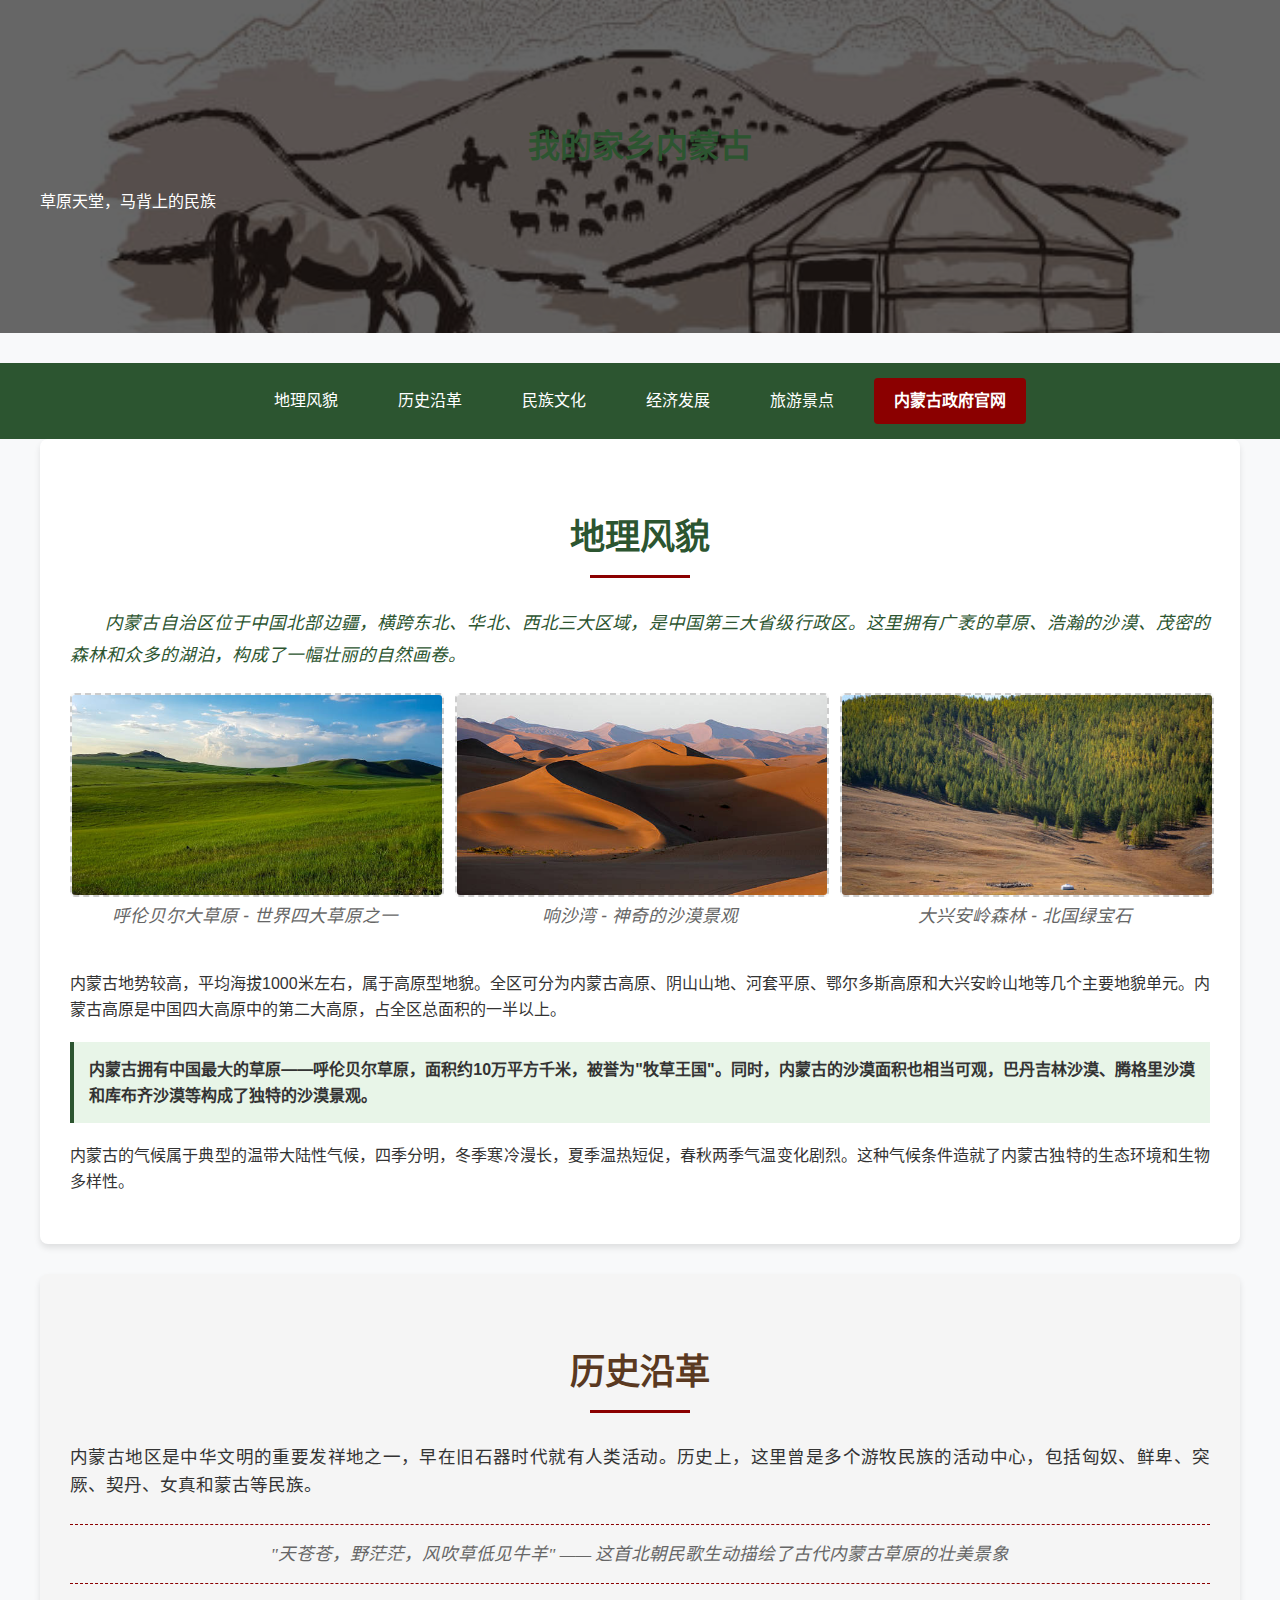
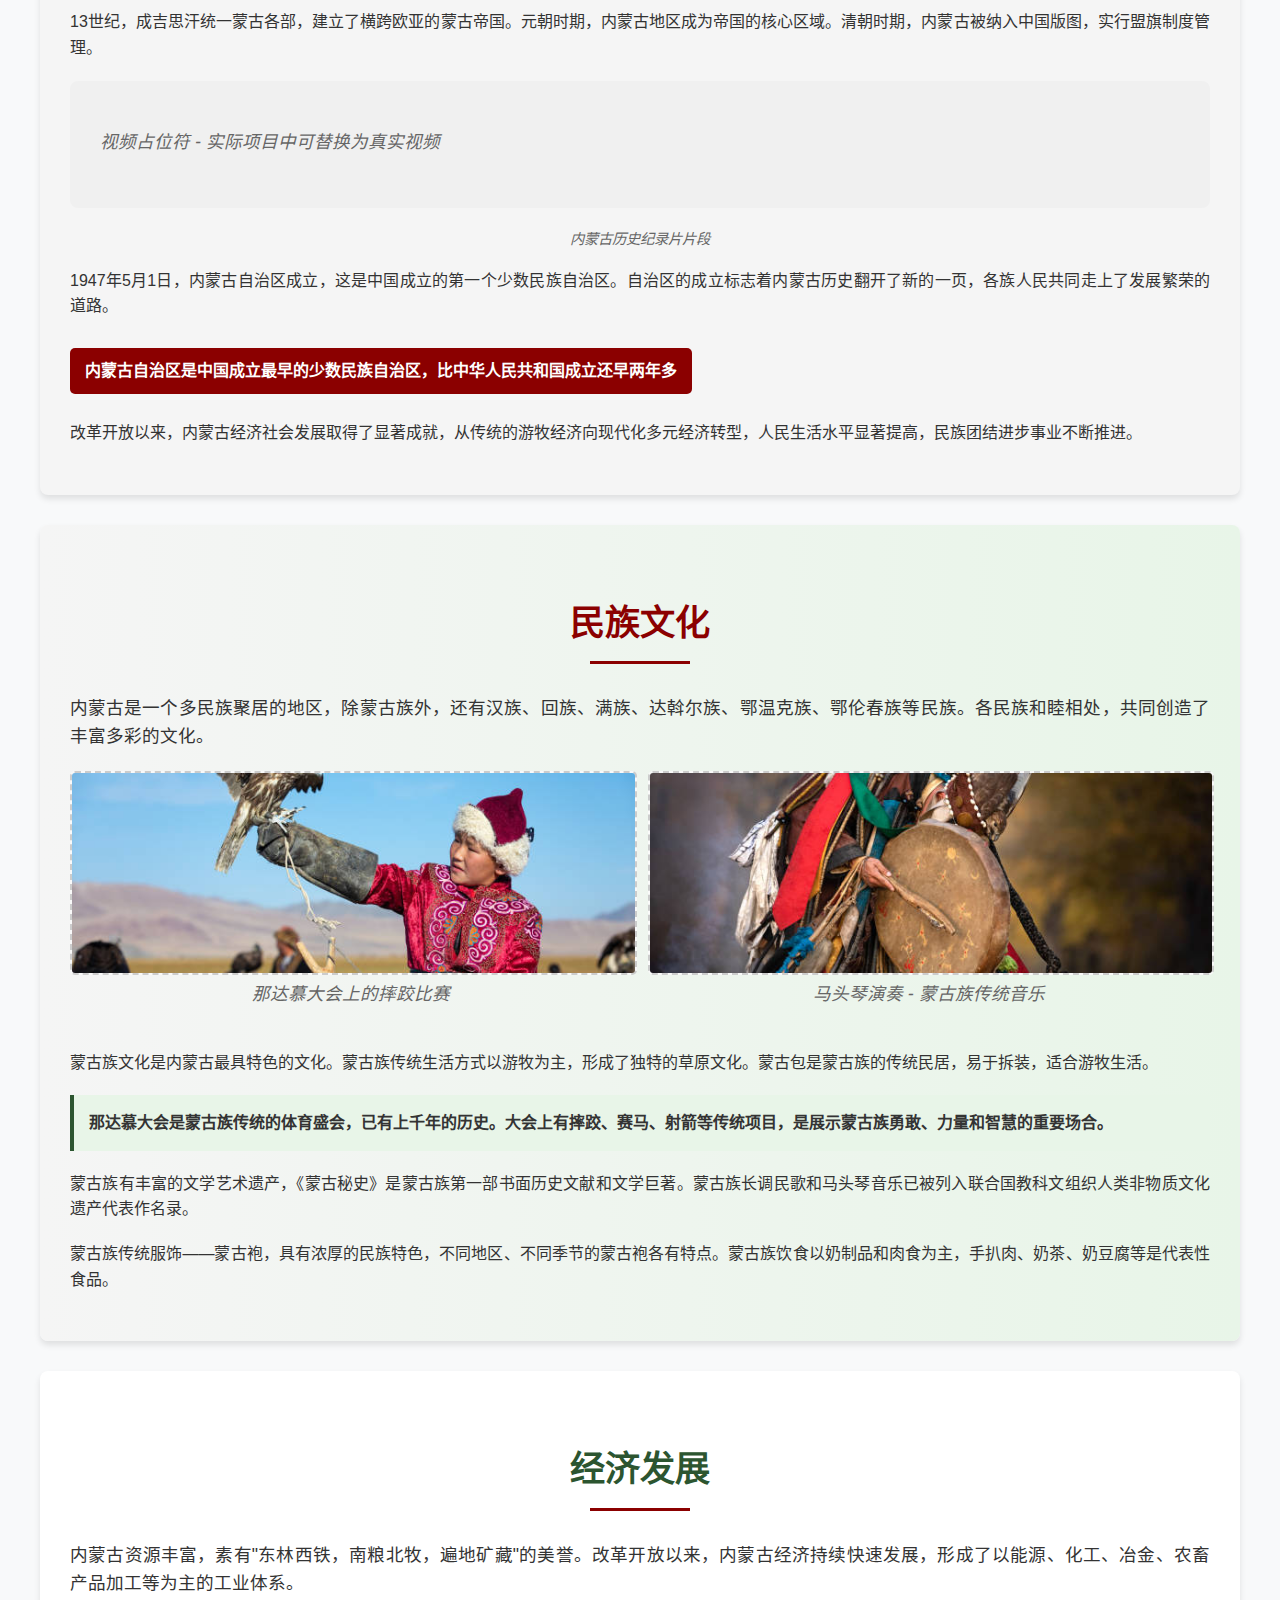
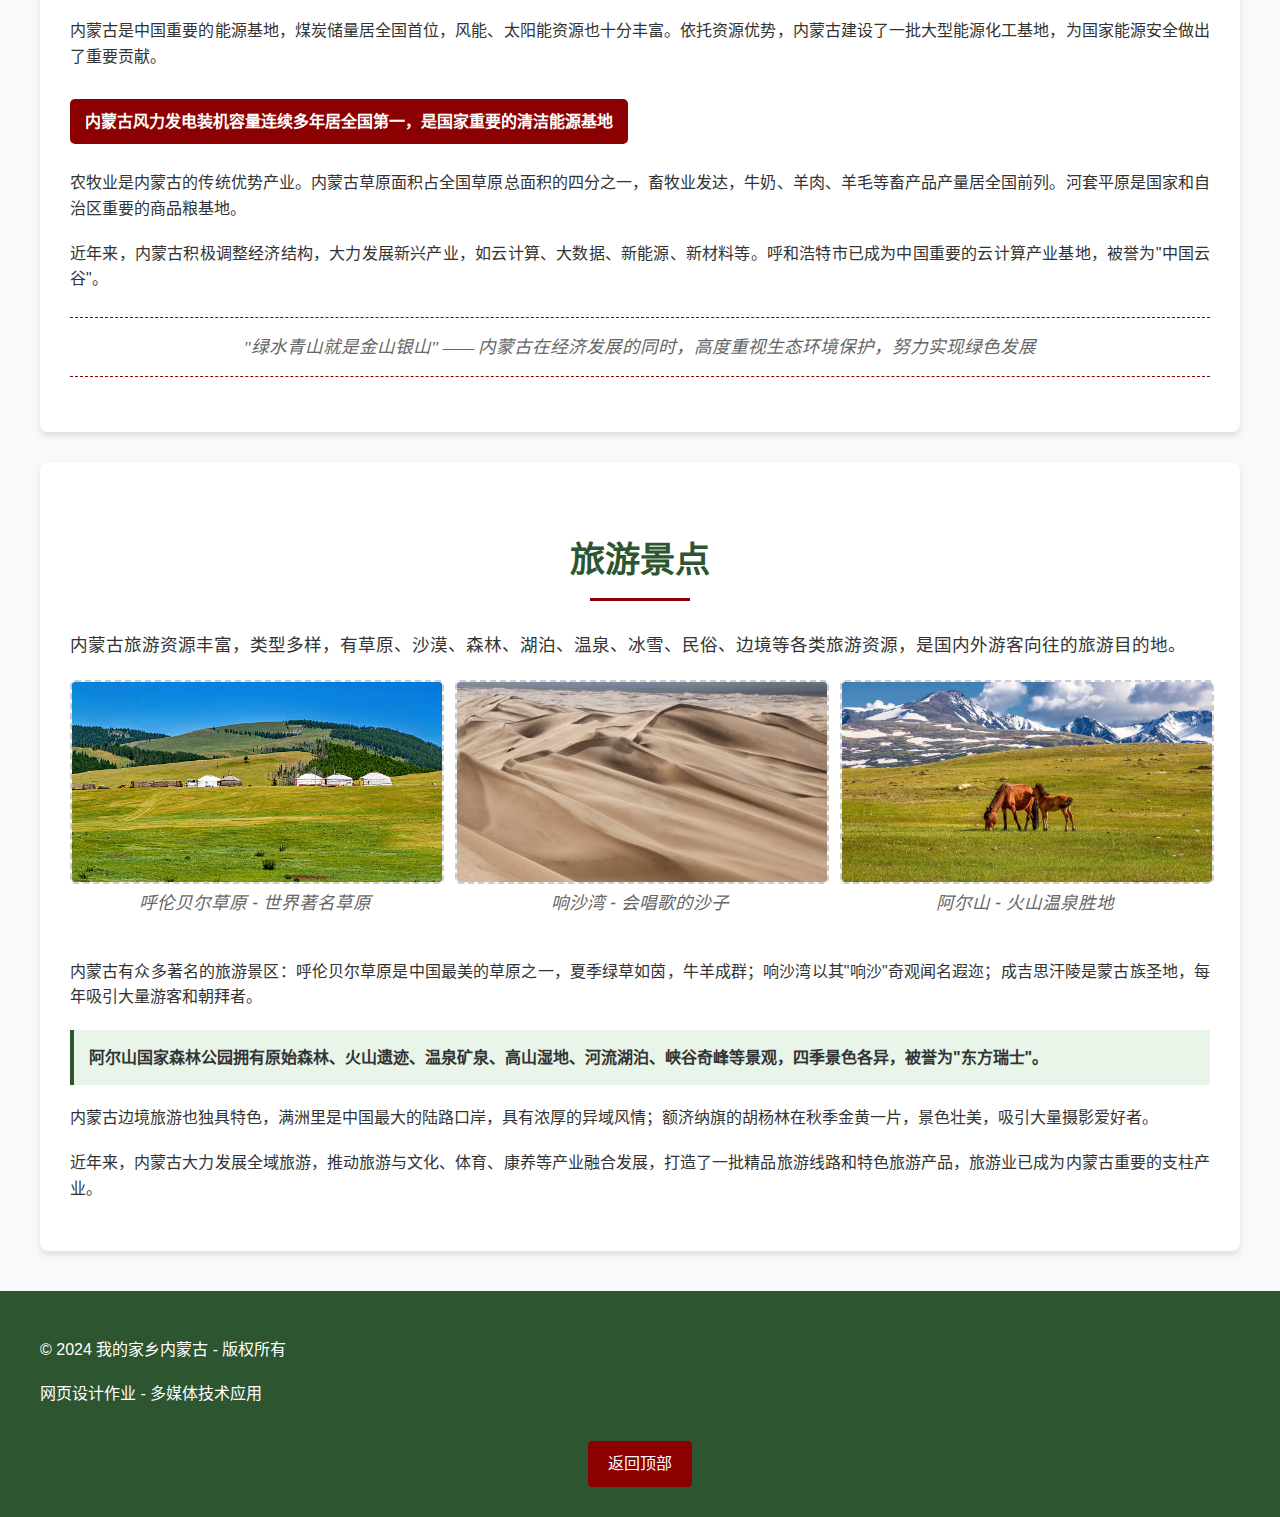
<file: H1 web-of-my-hometown/index.html>
<!DOCTYPE html>
<html lang="zh-CN">
<head>
    <meta charset="UTF-8">
    <meta name="viewport" content="width=device-width, initial-scale=1.0">
    <title>我的家乡内蒙古 - 草原天堂</title>
    <link rel="stylesheet" href="css/style.css">
</head>
<body>
    <div id="top"></div>
    
    <header class="header">
        <div class="container">
            <h1>我的家乡内蒙古</h1>
            <p>草原天堂，马背上的民族</p>
        </div>
    </header>
    
    <nav class="nav-menu">
        <a href="#geography">地理风貌</a>
        <a href="#history">历史沿革</a>
        <a href="#culture">民族文化</a>
        <a href="#economy">经济发展</a>
        <a href="#tourism">旅游景点</a>
        <a href="https://www.nmg.gov.cn" target="_blank" class="external">内蒙古政府官网</a>
    </nav>
    
    <main class="container">
        <section id="geography" class="content-section">
            <h2 class="section-title">地理风貌</h2>
            
            <p class="intro-text">内蒙古自治区位于中国北部边疆，横跨东北、华北、西北三大区域，是中国第三大省级行政区。这里拥有广袤的草原、浩瀚的沙漠、茂密的森林和众多的湖泊，构成了一幅壮丽的自然画卷。</p>
            
            <div class="image-gallery">
                <div class="gallery-item">
                    <img src="media/grassland.jpg" alt="内蒙古大草原">
                    <p class="caption-text">呼伦贝尔大草原 - 世界四大草原之一</p>
                </div>
                <div class="gallery-item">
                    <img src="media/desert.jpg" alt="内蒙古沙漠">
                    <p class="caption-text">响沙湾 - 神奇的沙漠景观</p>
                </div>
                <div class="gallery-item">
                    <img src="media/forest.jpg" alt="内蒙古森林">
                    <p class="caption-text">大兴安岭森林 - 北国绿宝石</p>
                </div>
            </div>
            
            <p>内蒙古地势较高，平均海拔1000米左右，属于高原型地貌。全区可分为内蒙古高原、阴山山地、河套平原、鄂尔多斯高原和大兴安岭山地等几个主要地貌单元。内蒙古高原是中国四大高原中的第二大高原，占全区总面积的一半以上。</p>
            
            <p class="highlight-text">内蒙古拥有中国最大的草原——呼伦贝尔草原，面积约10万平方千米，被誉为"牧草王国"。同时，内蒙古的沙漠面积也相当可观，巴丹吉林沙漠、腾格里沙漠和库布齐沙漠等构成了独特的沙漠景观。</p>
            
            <p>内蒙古的气候属于典型的温带大陆性气候，四季分明，冬季寒冷漫长，夏季温热短促，春秋两季气温变化剧烈。这种气候条件造就了内蒙古独特的生态环境和生物多样性。</p>
        </section>
        
        <section id="history" class="content-section">
            <h2 class="section-title special-title">历史沿革</h2>
            
            <p>内蒙古地区是中华文明的重要发祥地之一，早在旧石器时代就有人类活动。历史上，这里曾是多个游牧民族的活动中心，包括匈奴、鲜卑、突厥、契丹、女真和蒙古等民族。</p>
            
            <p class="quote-text">"天苍苍，野茫茫，风吹草低见牛羊" —— 这首北朝民歌生动描绘了古代内蒙古草原的壮美景象</p>
            
            <p>13世纪，成吉思汗统一蒙古各部，建立了横跨欧亚的蒙古帝国。元朝时期，内蒙古地区成为帝国的核心区域。清朝时期，内蒙古被纳入中国版图，实行盟旗制度管理。</p>
            
            <div class="video-container">
                <!-- 这里可以嵌入实际视频 -->
                <p class="placeholder-video">视频占位符 - 实际项目中可替换为真实视频</p>
            </div>
            <p class="caption-text">内蒙古历史纪录片片段</p>
            
            <p>1947年5月1日，内蒙古自治区成立，这是中国成立的第一个少数民族自治区。自治区的成立标志着内蒙古历史翻开了新的一页，各族人民共同走上了发展繁荣的道路。</p>
            
            <p class="fact-text">内蒙古自治区是中国成立最早的少数民族自治区，比中华人民共和国成立还早两年多</p>
            
            <p>改革开放以来，内蒙古经济社会发展取得了显著成就，从传统的游牧经济向现代化多元经济转型，人民生活水平显著提高，民族团结进步事业不断推进。</p>
        </section>
        
        <section id="culture" class="content-section">
            <h2 class="section-title">民族文化</h2>
            
            <p>内蒙古是一个多民族聚居的地区，除蒙古族外，还有汉族、回族、满族、达斡尔族、鄂温克族、鄂伦春族等民族。各民族和睦相处，共同创造了丰富多彩的文化。</p>
            
            <div class="image-gallery">
                <div class="gallery-item">
                    <img src="media/naadam.jpg" alt="那达慕大会">
                    <p class="caption-text">那达慕大会上的摔跤比赛</p>
                </div>
                <div class="gallery-item">
                    <img src="media/music.jpg" alt="蒙古族音乐">
                    <p class="caption-text">马头琴演奏 - 蒙古族传统音乐</p>
                </div>
            </div>
            
            <p>蒙古族文化是内蒙古最具特色的文化。蒙古族传统生活方式以游牧为主，形成了独特的草原文化。蒙古包是蒙古族的传统民居，易于拆装，适合游牧生活。</p>
            
            <p class="highlight-text">那达慕大会是蒙古族传统的体育盛会，已有上千年的历史。大会上有摔跤、赛马、射箭等传统项目，是展示蒙古族勇敢、力量和智慧的重要场合。</p>
            
            <p>蒙古族有丰富的文学艺术遗产，《蒙古秘史》是蒙古族第一部书面历史文献和文学巨著。蒙古族长调民歌和马头琴音乐已被列入联合国教科文组织人类非物质文化遗产代表作名录。</p>
            
            <p>蒙古族传统服饰——蒙古袍，具有浓厚的民族特色，不同地区、不同季节的蒙古袍各有特点。蒙古族饮食以奶制品和肉食为主，手扒肉、奶茶、奶豆腐等是代表性食品。</p>
        </section>
        
        <section id="economy" class="content-section">
            <h2 class="section-title">经济发展</h2>
            
            <p>内蒙古资源丰富，素有"东林西铁，南粮北牧，遍地矿藏"的美誉。改革开放以来，内蒙古经济持续快速发展，形成了以能源、化工、冶金、农畜产品加工等为主的工业体系。</p>
            
            <p>内蒙古是中国重要的能源基地，煤炭储量居全国首位，风能、太阳能资源也十分丰富。依托资源优势，内蒙古建设了一批大型能源化工基地，为国家能源安全做出了重要贡献。</p>
            
            <p class="fact-text">内蒙古风力发电装机容量连续多年居全国第一，是国家重要的清洁能源基地</p>
            
            <p>农牧业是内蒙古的传统优势产业。内蒙古草原面积占全国草原总面积的四分之一，畜牧业发达，牛奶、羊肉、羊毛等畜产品产量居全国前列。河套平原是国家和自治区重要的商品粮基地。</p>
            
            <p>近年来，内蒙古积极调整经济结构，大力发展新兴产业，如云计算、大数据、新能源、新材料等。呼和浩特市已成为中国重要的云计算产业基地，被誉为"中国云谷"。</p>
            
            <p class="quote-text">"绿水青山就是金山银山" —— 内蒙古在经济发展的同时，高度重视生态环境保护，努力实现绿色发展</p>
        </section>
        
        <section id="tourism" class="content-section">
            <h2 class="section-title">旅游景点</h2>
            
            <p>内蒙古旅游资源丰富，类型多样，有草原、沙漠、森林、湖泊、温泉、冰雪、民俗、边境等各类旅游资源，是国内外游客向往的旅游目的地。</p>
            
            <div class="image-gallery">
                <div class="gallery-item">
                    <img src="media/hulunbuir.jpg" alt="呼伦贝尔草原">
                    <p class="caption-text">呼伦贝尔草原 - 世界著名草原</p>
                </div>
                <div class="gallery-item">
                    <img src="media/xiangshawan.jpg" alt="响沙湾">
                    <p class="caption-text">响沙湾 - 会唱歌的沙子</p>
                </div>
                <div class="gallery-item">
                    <img src="media/alshan.jpg" alt="阿尔山">
                    <p class="caption-text">阿尔山 - 火山温泉胜地</p>
                </div>
            </div>
            
            <p>内蒙古有众多著名的旅游景区：呼伦贝尔草原是中国最美的草原之一，夏季绿草如茵，牛羊成群；响沙湾以其"响沙"奇观闻名遐迩；成吉思汗陵是蒙古族圣地，每年吸引大量游客和朝拜者。</p>
            
            <p class="highlight-text">阿尔山国家森林公园拥有原始森林、火山遗迹、温泉矿泉、高山湿地、河流湖泊、峡谷奇峰等景观，四季景色各异，被誉为"东方瑞士"。</p>
            
            <p>内蒙古边境旅游也独具特色，满洲里是中国最大的陆路口岸，具有浓厚的异域风情；额济纳旗的胡杨林在秋季金黄一片，景色壮美，吸引大量摄影爱好者。</p>
            
            <p>近年来，内蒙古大力发展全域旅游，推动旅游与文化、体育、康养等产业融合发展，打造了一批精品旅游线路和特色旅游产品，旅游业已成为内蒙古重要的支柱产业。</p>
        </section>
    </main>
    
    <footer>
        <div class="container">
            <p>&copy; 2024 我的家乡内蒙古 - 版权所有</p>
            <p>网页设计作业 - 多媒体技术应用</p>
            <a href="#top" class="back-to-top">返回顶部</a>
        </div>
    </footer>
</body>
</html>
</file>
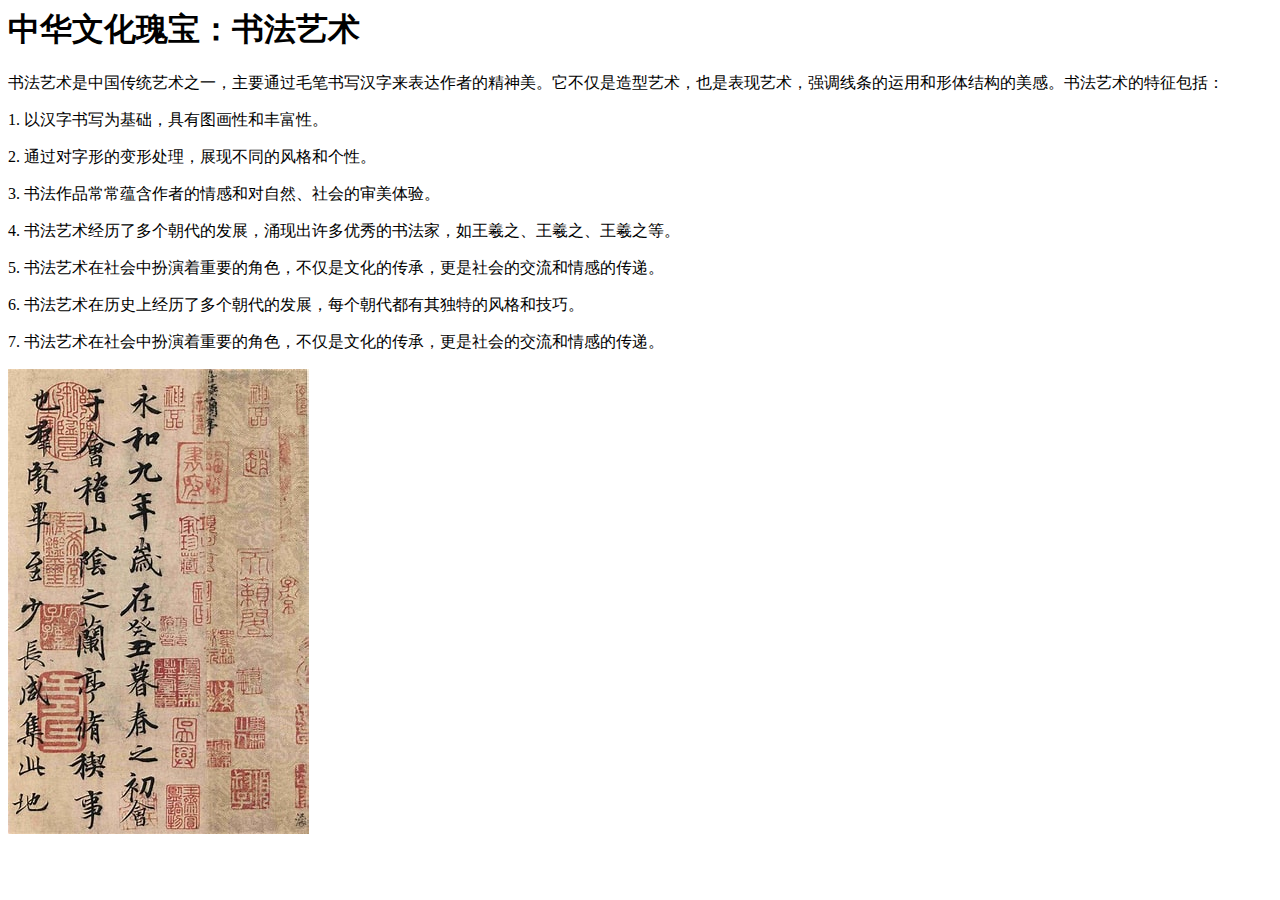
<file: H3 web-of-traditional-chinese-culture/index.html>
<!DOCTYPE html>
<html lang="zh">
<head>
  <meta charset="UTF-8">
  <title>中华文化展示</title>
  <link rel="stylesheet" href="style.css">
  <script src="script.js"></script>
</head>
<body>
  <!-- 空的 body，内容由 script.js 输出 -->
</body>
</html>
</file>
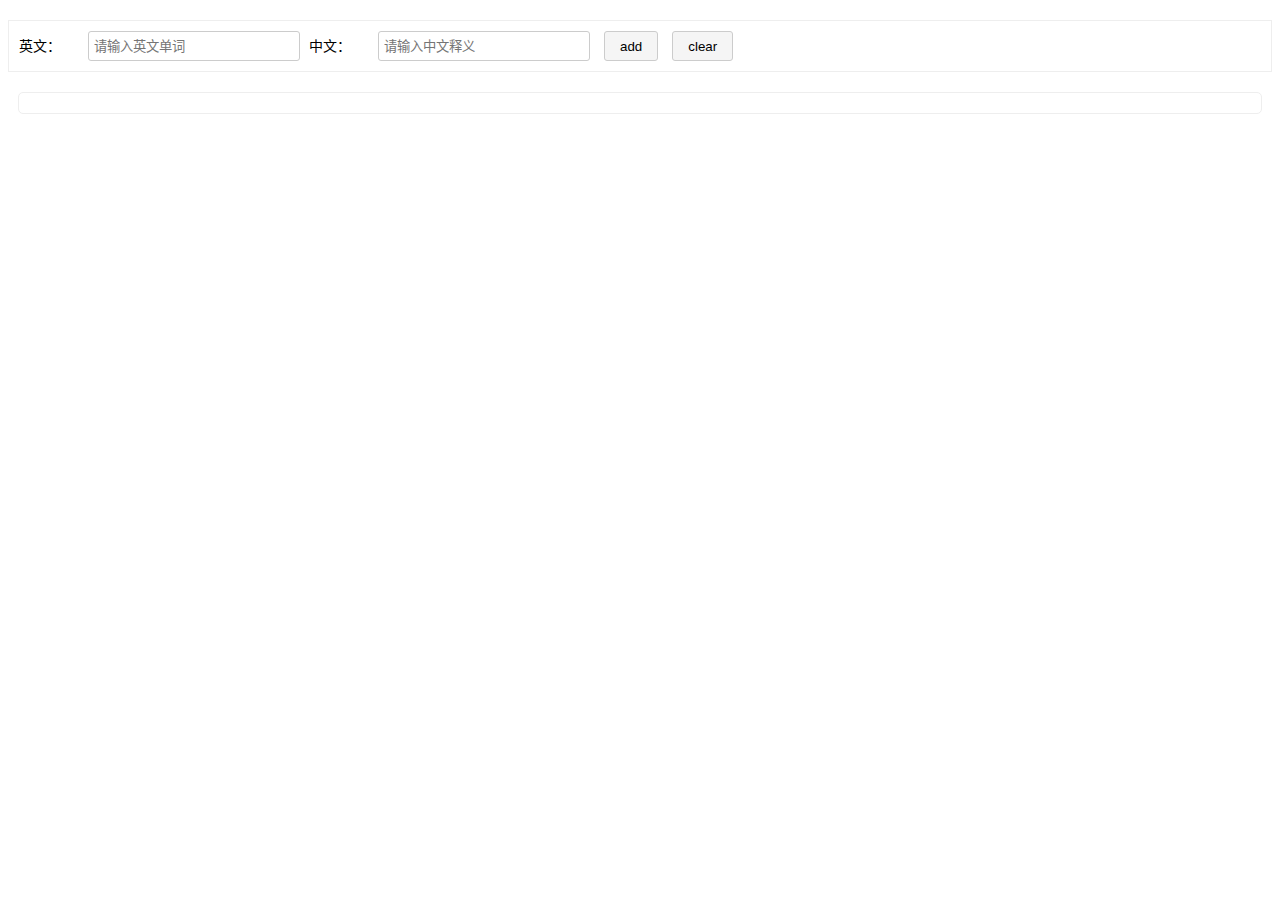
<file: H5 web-of-english-words/index.html>
<!DOCTYPE html>
<html lang="zh-CN">
<head>
    <meta charset="UTF-8">
    <title>生词本</title>
    <style>
        .input-group {
            margin: 20px 0;
            padding: 10px;
            border: 1px solid #eee;
        }
        label {
            display: inline-block;
            width: 60px;
            font-size: 14px;
        }
        input {
            width: 200px;
            height: 24px;
            padding: 2px 5px;
            margin: 0 5px;
            border: 1px solid #ccc;
            border-radius: 3px;
        }
        button {
            height: 30px;
            padding: 0 15px;
            margin: 0 5px;
            cursor: pointer;
            border: 1px solid #ccc;
            border-radius: 3px;
            background: #f5f5f5;
        }
        button:hover {
            background: #e9e9e9;
        }
        .word-list {
            margin: 10px;
            padding: 10px;
            border: 1px solid #eee;
            border-radius: 5px;
        }
        .word-item {
            margin: 8px 0;
            padding: 5px;
            border-bottom: 1px dashed #eee;
        }
        .word-english {
            cursor: pointer;
            color: #1a73e8;
            font-weight: 500;
        }
        .word-english:hover {
            text-decoration: underline;
        }
        .word-chinese {
            display: none;
            color: #d93025;
        }
    </style>
</head>
<body>
    <div class="input-group">
        <label for="english">英文：</label>
        <input type="text" id="english" name="english" placeholder="请输入英文单词">
        <label for="chinese">中文：</label>
        <input type="text" id="chinese" name="chinese" placeholder="请输入中文释义">
        <button id="addBtn">add</button>
        <button id="clearBtn">clear</button>
    </div>
    <div class="word-list" id="wordList"></div>

    <script>
        // 获取DOM元素
        const englishInput = document.getElementById('english');
        const chineseInput = document.getElementById('chinese');
        const addBtn = document.getElementById('addBtn');
        const clearBtn = document.getElementById('clearBtn');
        const wordList = document.getElementById('wordList');

        // 点击add按钮添加词条
        addBtn.addEventListener('click', function() {
            const english = englishInput.value.trim();
            const chinese = chineseInput.value.trim();
            
            if (english) {
                const wordItem = document.createElement('div');
                wordItem.className = 'word-item';
                // 存储中文释义到自定义属性中，方便后续获取
                wordItem.dataset.chinese = chinese;
                wordItem.innerHTML = `
                    英文：<span class="word-english">${english}</span>；
                    中文：<span class="word-chinese">${chinese || '无释义'}</span>
                `;
                wordList.appendChild(wordItem);

                // 获取当前词条的英文和中文元素
                const wordEnglish = wordItem.querySelector('.word-english');
                const wordChinese = wordItem.querySelector('.word-chinese');

                // 鼠标按下事件：显示中文释义并填充到输入框
                wordEnglish.addEventListener('mousedown', function(e) {
                    // 只响应左键
                    if (e.button === 0) {
                        wordChinese.style.display = 'inline';
                        // 将中文释义填充到输入框
                        chineseInput.value = chinese || '';
                        // 同时将对应的英文也填充到英文输入框
                        englishInput.value = english;
                    }
                });

                // 鼠标抬起事件：隐藏中文释义
                wordEnglish.addEventListener('mouseup', function(e) {
                    if (e.button === 0) {
                        wordChinese.style.display = 'none';
                    }
                });

                // 鼠标离开元素时也隐藏中文释义（防止鼠标抬起时移出元素导致一直显示）
                wordEnglish.addEventListener('mouseleave', function() {
                    wordChinese.style.display = 'none';
                });
            }
        });

        // 点击clear按钮清空所有词条
        clearBtn.addEventListener('click', function() {
            wordList.innerHTML = '';
            englishInput.value = '';
            chineseInput.value = '';
        });

        // 支持回车键添加词条
        document.addEventListener('keydown', function(e) {
            if (e.key === 'Enter') {
                addBtn.click();
            }
        });
    </script>
</body>
</html>
</file>
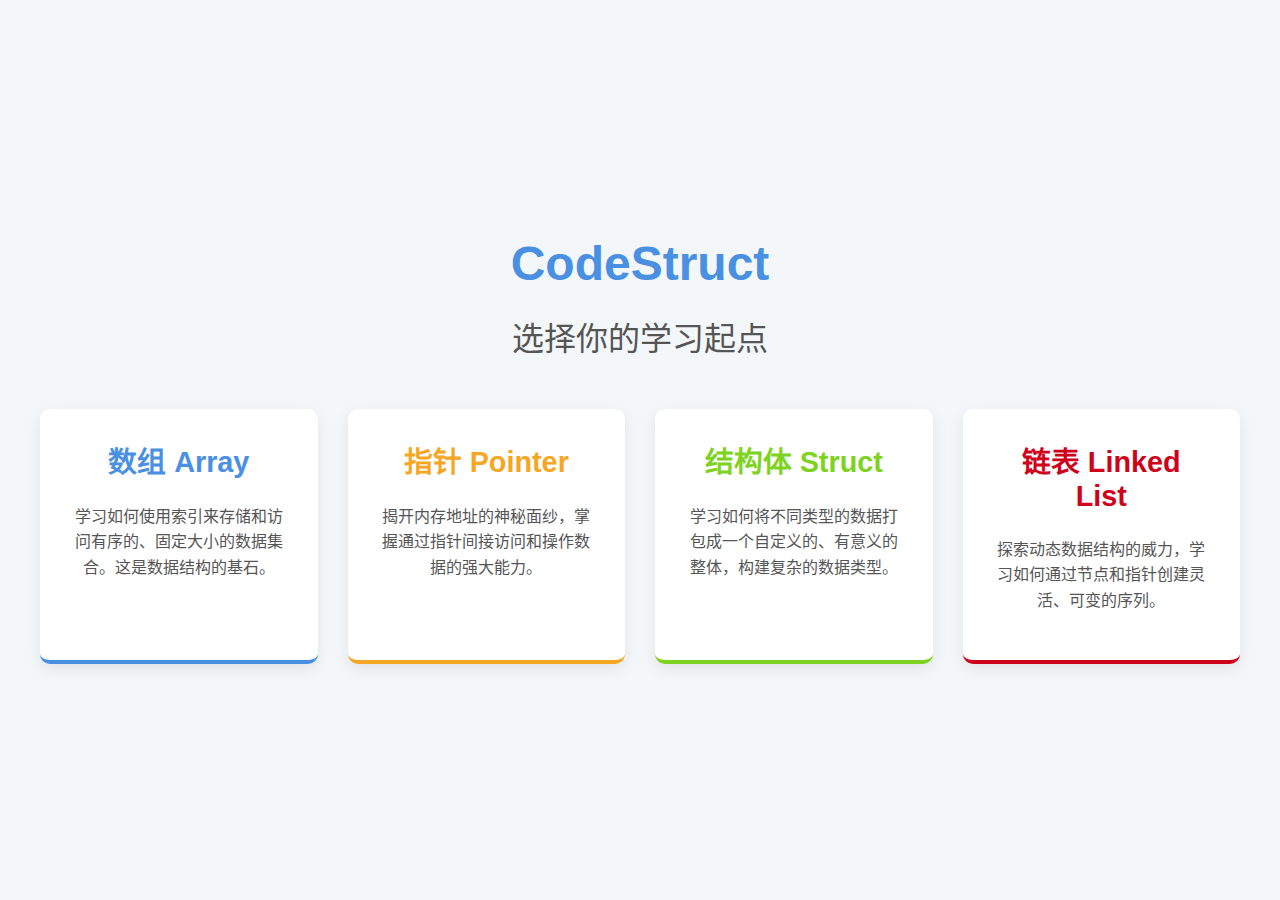
<file: H6 web-of-how-to-learn-C++/index.html>
<!DOCTYPE html>
<html lang="zh-CN">
<head>
    <meta charset="UTF-8">
    <meta name="viewport" content="width=device-width, initial-scale=1.0">
    <title>学习章节选择 - CodeStruct</title>
    <style>
        :root {
            --primary-color: #4a90e2;
            --secondary-color: #f5a623;
            --background-color: #f4f7f9;
            --text-color: #333;
            --light-gray: #e0e0e0;
            --dark-gray: #555;
            --font-family: 'Segoe UI', Tahoma, Geneva, Verdana, sans-serif;
        }

        body {
            font-family: var(--font-family);
            margin: 0;
            background-color: var(--background-color);
            color: var(--text-color);
            display: flex;
            justify-content: center;
            align-items: center;
            min-height: 100vh;
        }

        .main-container {
            text-align: center;
            padding: 40px;
        }

        .logo {
            font-size: 3em;
            font-weight: bold;
            color: var(--primary-color);
            margin-bottom: 10px;
        }

        h1 {
            color: var(--dark-gray);
            font-weight: 300;
            margin-bottom: 50px;
        }

        .navigation-grid {
            display: grid;
            grid-template-columns: repeat(auto-fit, minmax(250px, 1fr));
            gap: 30px;
            max-width: 1200px;
        }

        .nav-card {
            background-color: white;
            border-radius: 10px;
            box-shadow: 0 5px 15px rgba(0, 0, 0, 0.08);
            padding: 30px;
            text-decoration: none;
            color: var(--text-color);
            transition: transform 0.3s ease, box-shadow 0.3s ease;
            border-bottom: 4px solid var(--primary-color);
        }

        .nav-card:hover {
            transform: translateY(-10px);
            box-shadow: 0 15px 25px rgba(0, 0, 0, 0.12);
        }

        .nav-card h2 {
            font-size: 1.8em;
            color: var(--primary-color);
            margin-top: 0;
        }

        .nav-card p {
            font-size: 1em;
            line-height: 1.6;
            color: var(--dark-gray);
        }

        /* 为不同的卡片设置不同的边框颜色，增加视觉区分度 */
        .nav-card.card-pointers { border-color: #f5a623; }
        .nav-card.card-pointers h2 { color: #f5a623; }

        .nav-card.card-structs { border-color: #7ed321; }
        .nav-card.card-structs h2 { color: #7ed321; }

        .nav-card.card-linked-list { border-color: #d0021b; }
        .nav-card.card-linked-list h2 { color: #d0021b; }

    </style>
</head>
<body>

    <div class="main-container">
        <div class="logo">CodeStruct</div>
        <h1>选择你的学习起点</h1>

        <div class="navigation-grid">
            <a href="learning.html#arrays" class="nav-card">
                <h2>数组 Array</h2>
                <p>学习如何使用索引来存储和访问有序的、固定大小的数据集合。这是数据结构的基石。</p>
            </a>
            <a href="learning.html#pointers" class="nav-card card-pointers">
                <h2>指针 Pointer</h2>
                <p>揭开内存地址的神秘面纱，掌握通过指针间接访问和操作数据的强大能力。</p>
            </a>
            <a href="learning.html#structs" class="nav-card card-structs">
                <h2>结构体 Struct</h2>
                <p>学习如何将不同类型的数据打包成一个自定义的、有意义的整体，构建复杂的数据类型。</p>
            </a>
            <a href="learning.html#linked-list" class="nav-card card-linked-list">
                <h2>链表 Linked List</h2>
                <p>探索动态数据结构的威力，学习如何通过节点和指针创建灵活、可变的序列。</p>
            </a>
        </div>
    </div>

</body>
</html>
</file>
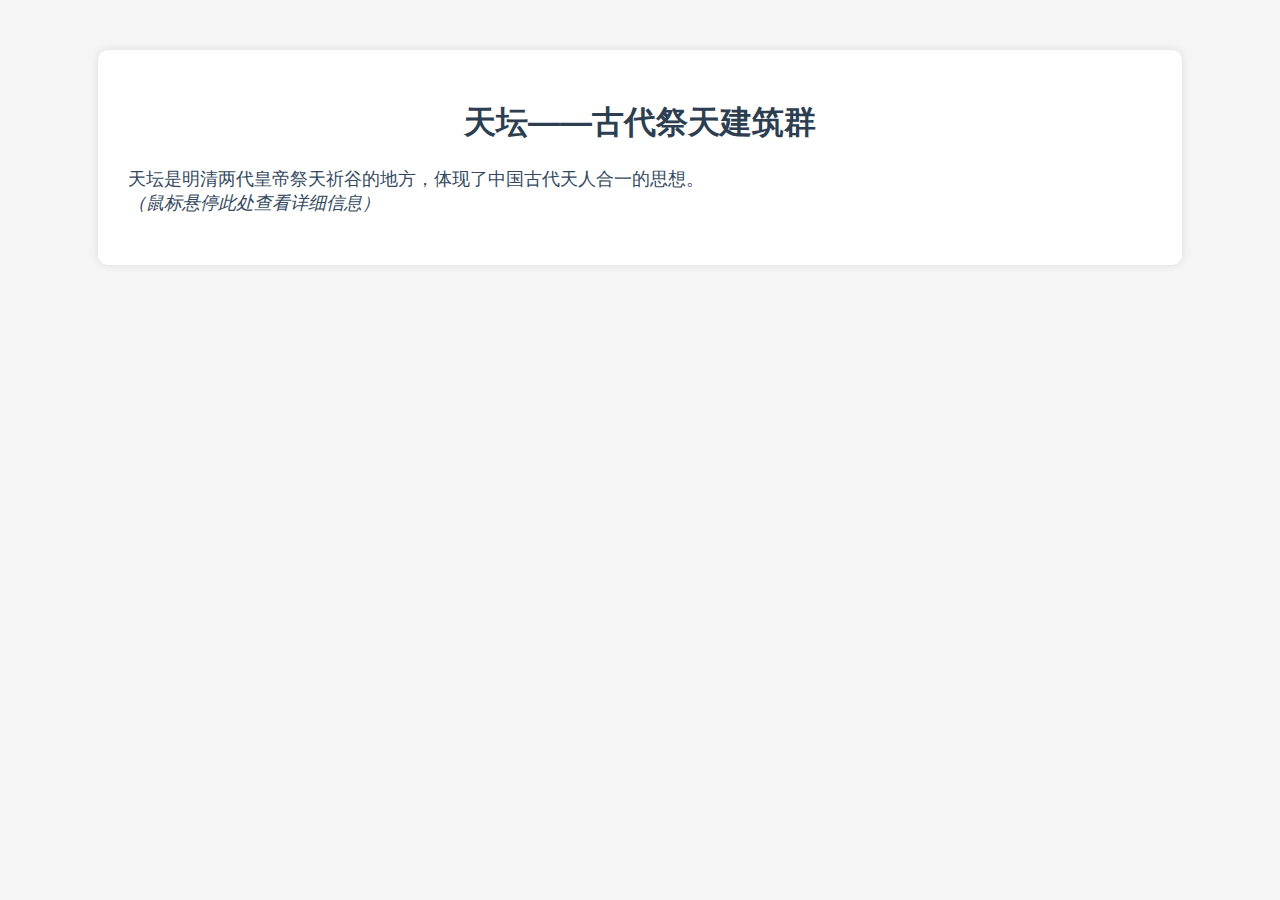
<file: H2 web-of-culture-heritage/wenhuayichan.html>
<!DOCTYPE html>
<html lang="zh">
<head>
  <meta charset="UTF-8">
  <title>天坛文化遗产展示</title>
  <style>
    body {
      font-family: "Microsoft YaHei", sans-serif;
      background: #f5f5f5;
      margin: 0;
      padding: 0;
    }
    .container {
      width: 80%;
      margin: 50px auto;
      background: white;
      border-radius: 10px;
      box-shadow: 0 0 10px rgba(0,0,0,0.1);
      padding: 30px;
    }
    h1 {
      text-align: center;
      color: #2c3e50;
    }
    .summary {
      font-size: 18px;
      color: #34495e;
      margin-bottom: 20px;
    }
    .details {
      display: none;
      transition: all 0.5s ease;
      font-size: 16px;
      color: #555;
    }
    .summary:hover + .details {
      display: block;
    }
    .section {
      margin-bottom: 20px;
    }
    .section h2 {
      color: #2980b9;
    }
  </style>
</head>
<body>
  <div class="container">
    <h1>天坛——古代祭天建筑群</h1>
    <div class="summary">
      天坛是明清两代皇帝祭天祈谷的地方，体现了中国古代天人合一的思想。
      <br><em>（鼠标悬停此处查看详细信息）</em>
    </div>
    <div class="details">
      <div class="section">
        <h2>建筑特色</h2>
        <p>天坛由祈年殿、圜丘坛、皇穹宇等组成，采用对称布局，体现了古代宇宙观。</p>
      </div>
      <div class="section">
        <h2>保护现状</h2>
        <p>近年来通过文物修复、环境整治等措施，天坛得到了有效保护。</p>
      </div>
      <div class="section">
        <h2>新技术应用</h2>
        <p>利用数字建模和虚拟现实技术，游客可在线参观天坛；AI导览系统提升了参观体验。</p>
      </div>
    </div>
  </div>
</body>
</html>
</file>
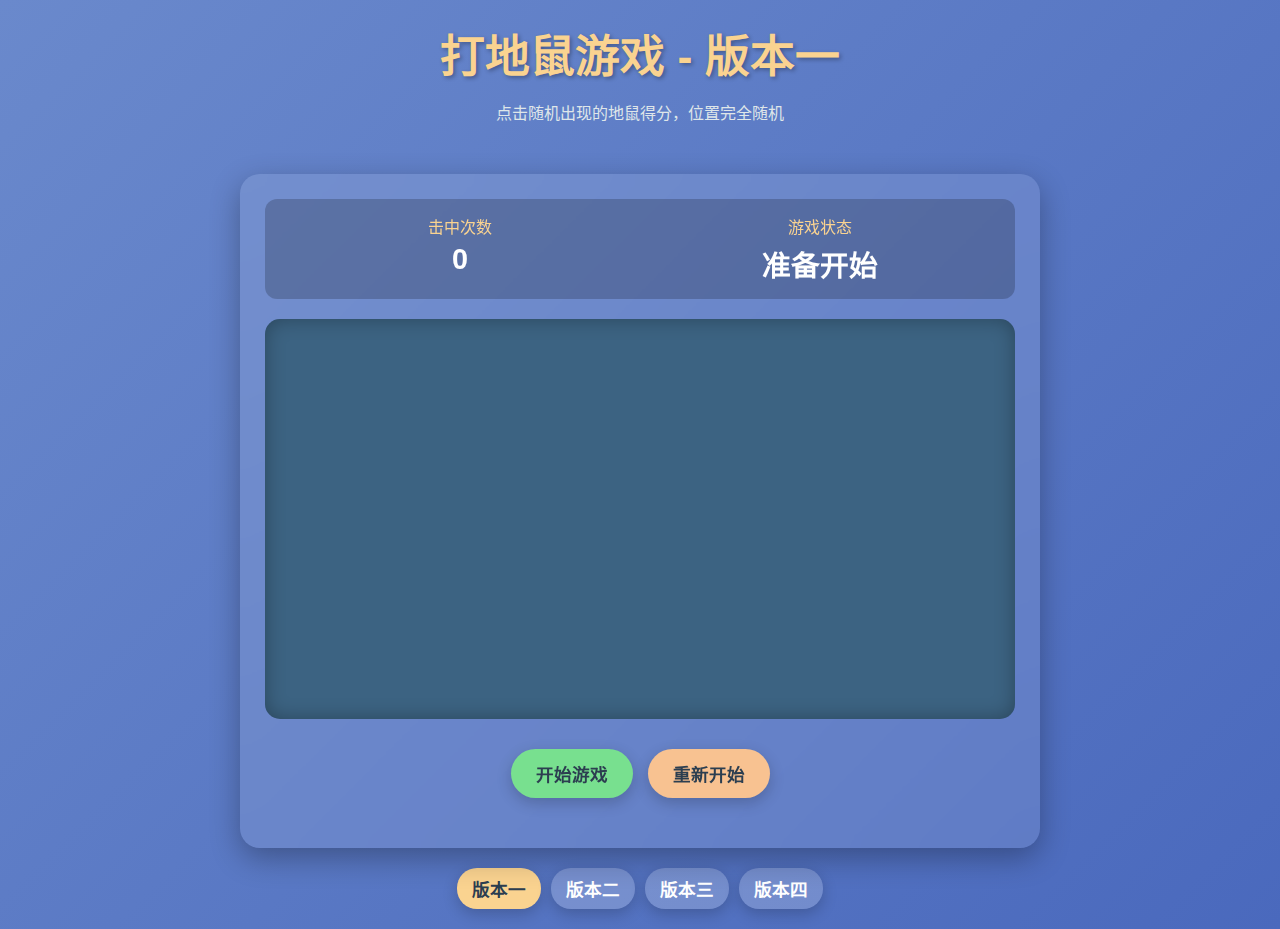
<file: H4 web-of-game-about-hit-rats/index01.html>
<!DOCTYPE html>
<html lang="zh-CN">
<head>
    <meta charset="UTF-8">
    <meta name="viewport" content="width=device-width, initial-scale=1.0">
    <title>打地鼠游戏 - 版本一</title>
    <style>
        * {
            margin: 0;
            padding: 0;
            box-sizing: border-box;
            font-family: 'Arial Rounded MT Bold', 'Microsoft YaHei', sans-serif;
        }
        
        body {
            background: linear-gradient(135deg, #6a89cc, #4a69bd);
            min-height: 100vh;
            display: flex;
            flex-direction: column;
            align-items: center;
            padding: 20px;
            color: #fff;
        }
        
        .container {
            max-width: 800px;
            width: 100%;
            background-color: rgba(255, 255, 255, 0.1);
            border-radius: 20px;
            padding: 25px;
            box-shadow: 0 10px 30px rgba(0, 0, 0, 0.3);
            backdrop-filter: blur(10px);
            margin-top: 20px;
        }
        
        header {
            text-align: center;
            margin-bottom: 30px;
        }
        
        h1 {
            font-size: 2.8rem;
            margin-bottom: 10px;
            text-shadow: 2px 2px 4px rgba(0, 0, 0, 0.3);
            color: #fad390;
        }
        
        .game-info {
            display: flex;
            justify-content: space-between;
            margin-bottom: 20px;
            background-color: rgba(0, 0, 0, 0.2);
            padding: 15px;
            border-radius: 12px;
        }
        
        .info-box {
            text-align: center;
            flex: 1;
        }
        
        .info-label {
            font-size: 1rem;
            color: #fad390;
            margin-bottom: 5px;
        }
        
        .info-value {
            font-size: 1.8rem;
            font-weight: bold;
        }
        
        .game-area {
            position: relative;
            background-color: #3c6382;
            border-radius: 15px;
            height: 400px;
            margin-bottom: 30px;
            overflow: hidden;
            box-shadow: inset 0 0 20px rgba(0, 0, 0, 0.3);
        }
        
        .mole {
            width: 80px;
            height: 80px;
            background-image: url('data:image/svg+xml;utf8,<svg xmlns="http://www.w3.org/2000/svg" viewBox="0 0 100 100"><circle cx="50" cy="50" r="45" fill="%238B4513"/><circle cx="35" cy="40" r="8" fill="black"/><circle cx="65" cy="40" r="8" fill="black"/><path d="M40 65 Q50 75 60 65" stroke="black" stroke-width="3" fill="none"/><circle cx="50" cy="30" r="5" fill="pink"/></svg>');
            background-size: contain;
            background-repeat: no-repeat;
            background-position: center;
            position: absolute;
            cursor: pointer;
            transition: transform 0.2s, opacity 0.2s;
            z-index: 10;
        }
        
        .mole:hover {
            transform: scale(1.1);
        }
        
        .mole.hit {
            transform: scale(1.3);
            opacity: 0;
        }
        
        .controls {
            display: flex;
            justify-content: center;
            gap: 15px;
            margin-bottom: 25px;
        }
        
        button {
            padding: 12px 25px;
            font-size: 1.1rem;
            border: none;
            border-radius: 50px;
            cursor: pointer;
            font-weight: bold;
            transition: all 0.3s;
            box-shadow: 0 5px 15px rgba(0, 0, 0, 0.2);
        }
        
        #startBtn {
            background-color: #78e08f;
            color: #2c3e50;
        }
        
        #startBtn:hover {
            background-color: #38ada9;
            transform: translateY(-3px);
        }
        
        #resetBtn {
            background-color: #f8c291;
            color: #2c3e50;
        }
        
        #resetBtn:hover {
            background-color: #e55039;
            transform: translateY(-3px);
        }
        
        .instructions {
            text-align: center;
            margin-top: 15px;
            font-size: 1rem;
            color: #dfe6e9;
        }
        
        .version-selector {
            display: flex;
            justify-content: center;
            gap: 10px;
            margin-top: 20px;
        }
        
        .version-btn {
            padding: 8px 15px;
            background-color: rgba(255, 255, 255, 0.2);
            border: none;
            border-radius: 20px;
            color: white;
            cursor: pointer;
            transition: all 0.3s;
        }
        
        .version-btn.active {
            background-color: #fad390;
            color: #2c3e50;
        }
        
        @media (max-width: 768px) {
            .game-area {
                height: 350px;
            }
            
            h1 {
                font-size: 2.2rem;
            }
        }
        
        @media (max-width: 480px) {
            .game-area {
                height: 300px;
            }
            
            .mole {
                width: 70px;
                height: 70px;
            }
        }
    </style>
</head>
<body>
    <header>
        <h1>打地鼠游戏 - 版本一</h1>
        <p class="instructions">点击随机出现的地鼠得分，位置完全随机</p>
    </header>
    
    <div class="container">
        <div class="game-info">
            <div class="info-box">
                <div class="info-label">击中次数</div>
                <div id="score" class="info-value">0</div>
            </div>
            <div class="info-box">
                <div class="info-label">游戏状态</div>
                <div id="status" class="info-value">准备开始</div>
            </div>
        </div>
        
        <div class="game-area" id="gameArea">
            <!-- 地鼠将由JavaScript动态生成 -->
        </div>
        
        <div class="controls">
            <button id="startBtn">开始游戏</button>
            <button id="resetBtn">重新开始</button>
        </div>
    </div>
    
    <div class="version-selector">
        <button class="version-btn active" onclick="switchVersion(1)">版本一</button>
        <button class="version-btn" onclick="switchVersion(2)">版本二</button>
        <button class="version-btn" onclick="switchVersion(3)">版本三</button>
        <button class="version-btn" onclick="switchVersion(4)">版本四</button>
    </div>

    <script>
        // 游戏状态变量
        let score = 0;
        let gameActive = false;
        let currentMole;
        let moleTimer;
        let currentVersion = 1;
        
        // DOM元素
        const gameArea = document.getElementById('gameArea');
        const scoreDisplay = document.getElementById('score');
        const statusDisplay = document.getElementById('status');
        const startBtn = document.getElementById('startBtn');
        const resetBtn = document.getElementById('resetBtn');
        
        // 开始游戏
        function startGame() {
            if (gameActive) return;
            
            gameActive = true;
            score = 0;
            scoreDisplay.textContent = score;
            statusDisplay.textContent = '游戏中';
            
            // 开始出现地鼠
            showRandomMole();
            
            // 更新按钮状态
            startBtn.disabled = true;
            startBtn.textContent = '游戏中...';
        }
        
        // 重新开始游戏
        function resetGame() {
            gameActive = false;
            clearTimeout(moleTimer);
            score = 0;
            scoreDisplay.textContent = score;
            statusDisplay.textContent = '准备开始';
            
            // 移除所有地鼠
            const moles = document.querySelectorAll('.mole');
            moles.forEach(mole => mole.remove());
            
            // 更新按钮状态
            startBtn.disabled = false;
            startBtn.textContent = '开始游戏';
        }
        
        // 显示随机位置的地鼠
        function showRandomMole() {
            if (!gameActive) return;
            
            // 移除当前地鼠
            if (currentMole) {
                currentMole.remove();
            }
            
            // 创建新的地鼠
            const mole = document.createElement('div');
            mole.className = 'mole';
            
            // 随机位置
            const gameAreaRect = gameArea.getBoundingClientRect();
            const maxX = gameAreaRect.width - 80; // 地鼠宽度
            const maxY = gameAreaRect.height - 80; // 地鼠高度
            
            const randomX = Math.floor(Math.random() * maxX);
            const randomY = Math.floor(Math.random() * maxY);
            
            mole.style.left = `${randomX}px`;
            mole.style.top = `${randomY}px`;
            
            // 添加点击事件
            mole.addEventListener('click', hitMole);
            
            // 添加到游戏区域
            gameArea.appendChild(mole);
            currentMole = mole;
            
            // 设置下一次地鼠出现的时间
            const nextShowTime = Math.random() * 1500 + 500; // 0.5-2秒
            moleTimer = setTimeout(showRandomMole, nextShowTime);
        }
        
        // 击中地鼠
        function hitMole() {
            if (!gameActive) return;
            
            // 增加分数
            score++;
            scoreDisplay.textContent = score;
            
            // 添加击中效果
            this.classList.add('hit');
            
            // 短暂延迟后移除地鼠
            setTimeout(() => {
                if (this.parentNode) {
                    this.remove();
                }
            }, 200);
            
            // 立即显示下一个地鼠
            clearTimeout(moleTimer);
            showRandomMole();
        }
        
        // 切换版本
        function switchVersion(version) {
            currentVersion = version;
            
            // 更新按钮状态
            document.querySelectorAll('.version-btn').forEach((btn, index) => {
                if (index + 1 === version) {
                    btn.classList.add('active');
                } else {
                    btn.classList.remove('active');
                }
            });
            
            // 根据版本调整功能
            resetGame();
            
            // 版本一：完全随机位置
            if (version === 1) {
                document.querySelector('h1').textContent = '打地鼠游戏 - 版本一';
                document.querySelector('.instructions').textContent = '点击随机出现的地鼠得分，位置完全随机';
                gameArea.style.backgroundColor = '#3c6382';
                gameArea.innerHTML = '';
            }
            // 其他版本提示
            else {
                alert('此版本未实现，请选择版本一');
                document.querySelectorAll('.version-btn').forEach((btn, index) => {
                    if (index === 0) {
                        btn.classList.add('active');
                    } else {
                        btn.classList.remove('active');
                    }
                });
                currentVersion = 1;
            }
        }
        
        // 事件监听
        startBtn.addEventListener('click', startGame);
        resetBtn.addEventListener('click', resetGame);
    </script>
</body>
</html>
</file>
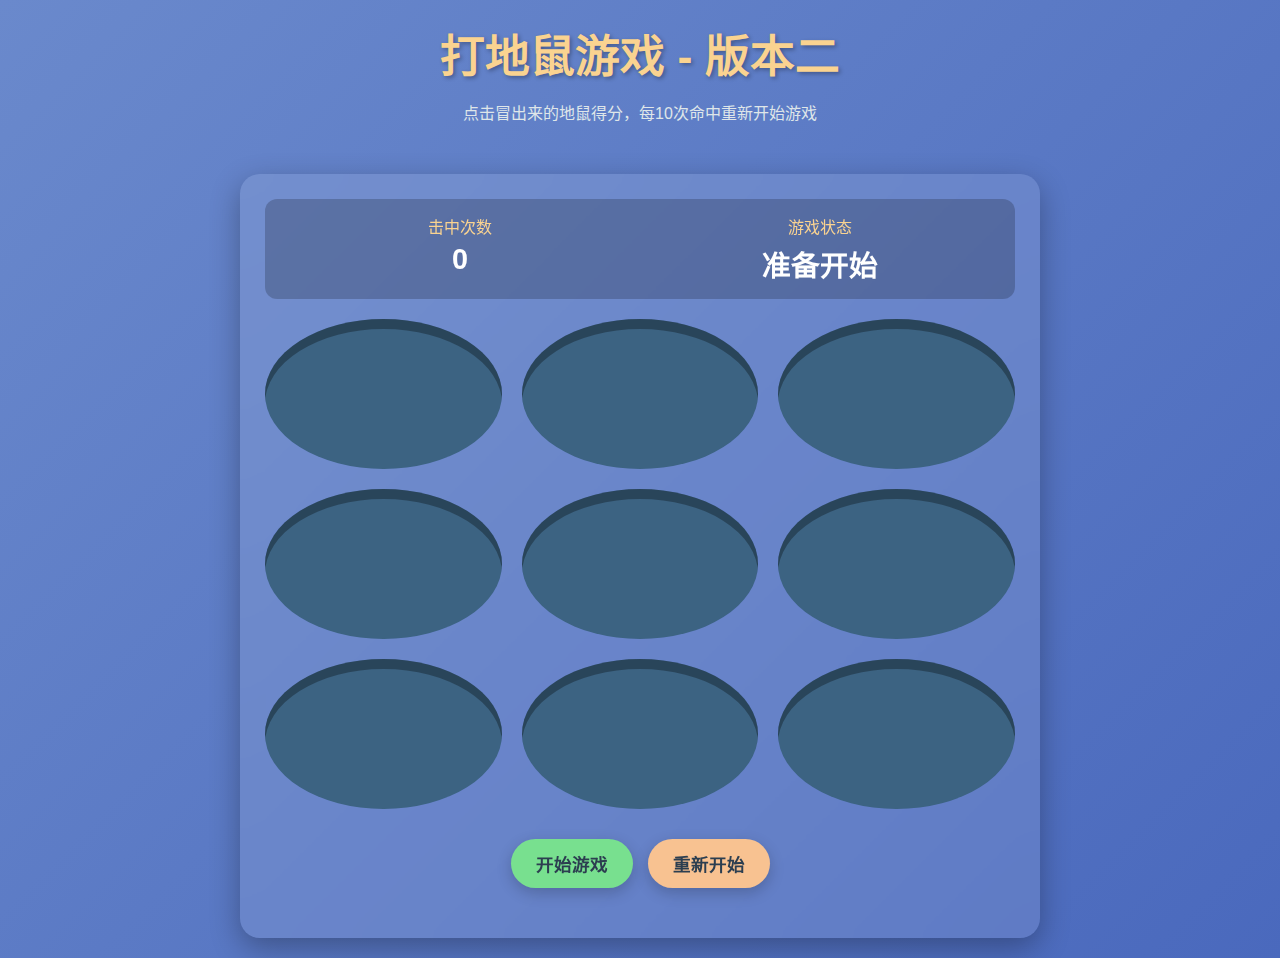
<file: H4 web-of-game-about-hit-rats/index02.html>
<!DOCTYPE html>
<html lang="zh-CN">
<head>
    <meta charset="UTF-8">
    <meta name="viewport" content="width=device-width, initial-scale=1.0">
    <title>打地鼠游戏 - 版本二</title>
    <style>
        * {
            margin: 0;
            padding: 0;
            box-sizing: border-box;
            font-family: 'Arial Rounded MT Bold', 'Microsoft YaHei', sans-serif;
        }
        
        body {
            background: linear-gradient(135deg, #6a89cc, #4a69bd);
            min-height: 100vh;
            display: flex;
            flex-direction: column;
            align-items: center;
            padding: 20px;
            color: #fff;
        }
        
        .container {
            max-width: 800px;
            width: 100%;
            background-color: rgba(255, 255, 255, 0.1);
            border-radius: 20px;
            padding: 25px;
            box-shadow: 0 10px 30px rgba(0, 0, 0, 0.3);
            backdrop-filter: blur(10px);
            margin-top: 20px;
        }
        
        header {
            text-align: center;
            margin-bottom: 30px;
        }
        
        h1 {
            font-size: 2.8rem;
            margin-bottom: 10px;
            text-shadow: 2px 2px 4px rgba(0, 0, 0, 0.3);
            color: #fad390;
        }
        
        .game-info {
            display: flex;
            justify-content: space-between;
            margin-bottom: 20px;
            background-color: rgba(0, 0, 0, 0.2);
            padding: 15px;
            border-radius: 12px;
        }
        
        .info-box {
            text-align: center;
            flex: 1;
        }
        
        .info-label {
            font-size: 1rem;
            color: #fad390;
            margin-bottom: 5px;
        }
        
        .info-value {
            font-size: 1.8rem;
            font-weight: bold;
        }
        
        .game-area {
            display: grid;
            grid-template-columns: repeat(3, 1fr);
            gap: 20px;
            margin-bottom: 30px;
        }
        
        .hole {
            background-color: #3c6382;
            border-radius: 50%;
            height: 150px;
            display: flex;
            justify-content: center;
            align-items: center;
            position: relative;
            overflow: hidden;
            cursor: pointer;
            box-shadow: inset 0 10px 0 rgba(0, 0, 0, 0.3);
            transition: all 0.2s;
        }
        
        .hole:hover {
            transform: scale(1.03);
        }
        
        .hole:active {
            transform: scale(0.98);
        }
        
        .mole {
            width: 100px;
            height: 100px;
            background-image: url('data:image/svg+xml;utf8,<svg xmlns="http://www.w3.org/2000/svg" viewBox="0 0 100 100"><circle cx="50" cy="50" r="45" fill="%238B4513"/><circle cx="35" cy="40" r="8" fill="black"/><circle cx="65" cy="40" r="8" fill="black"/><path d="M40 65 Q50 75 60 65" stroke="black" stroke-width="3" fill="none"/><circle cx="50" cy="30" r="5" fill="pink"/></svg>');
            background-size: contain;
            background-repeat: no-repeat;
            background-position: center;
            position: absolute;
            bottom: -100px;
            transition: bottom 0.3s;
        }
        
        .mole.up {
            bottom: 10px;
        }
        
        .controls {
            display: flex;
            justify-content: center;
            gap: 15px;
            margin-bottom: 25px;
        }
        
        button {
            padding: 12px 25px;
            font-size: 1.1rem;
            border: none;
            border-radius: 50px;
            cursor: pointer;
            font-weight: bold;
            transition: all 0.3s;
            box-shadow: 0 5px 15px rgba(0, 0, 0, 0.2);
        }
        
        #startBtn {
            background-color: #78e08f;
            color: #2c3e50;
        }
        
        #startBtn:hover {
            background-color: #38ada9;
            transform: translateY(-3px);
        }
        
        #resetBtn {
            background-color: #f8c291;
            color: #2c3e50;
        }
        
        #resetBtn:hover {
            background-color: #e55039;
            transform: translateY(-3px);
        }
        
        .instructions {
            text-align: center;
            margin-top: 15px;
            font-size: 1rem;
            color: #dfe6e9;
        }
        
        @media (max-width: 768px) {
            .game-area {
                grid-template-columns: repeat(2, 1fr);
            }
            
            h1 {
                font-size: 2.2rem;
            }
        }
        
        @media (max-width: 480px) {
            .game-area {
                grid-template-columns: 1fr;
            }
            
            .hole {
                height: 120px;
            }
        }
    </style>
</head>
<body>
    <header>
        <h1>打地鼠游戏 - 版本二</h1>
        <p class="instructions">点击冒出来的地鼠得分，每10次命中重新开始游戏</p>
    </header>
    
    <div class="container">
        <div class="game-info">
            <div class="info-box">
                <div class="info-label">击中次数</div>
                <div id="score" class="info-value">0</div>
            </div>
            <div class="info-box">
                <div class="info-label">游戏状态</div>
                <div id="status" class="info-value">准备开始</div>
            </div>
        </div>
        
        <div class="game-area" id="gameArea">
            <!-- 地鼠洞将由JavaScript动态生成 -->
        </div>
        
        <div class="controls">
            <button id="startBtn">开始游戏</button>
            <button id="resetBtn">重新开始</button>
        </div>
    </div>

    <script>
        // 游戏状态变量
        let score = 0;
        let gameActive = false;
        let currentMole;
        
        // DOM元素
        const gameArea = document.getElementById('gameArea');
        const scoreDisplay = document.getElementById('score');
        const statusDisplay = document.getElementById('status');
        const startBtn = document.getElementById('startBtn');
        const resetBtn = document.getElementById('resetBtn');
        
        // 初始化游戏区域
        function initGameArea() {
            gameArea.innerHTML = '';
            for (let i = 0; i < 9; i++) {
                const hole = document.createElement('div');
                hole.className = 'hole';
                hole.innerHTML = '<div class="mole"></div>';
                hole.addEventListener('click', () => hitMole(i));
                gameArea.appendChild(hole);
            }
        }
        
        // 开始游戏
        function startGame() {
            if (gameActive) return;
            
            gameActive = true;
            score = 0;
            scoreDisplay.textContent = score;
            statusDisplay.textContent = '游戏中';
            
            // 开始出现地鼠
            showRandomMole();
            
            // 更新按钮状态
            startBtn.disabled = true;
            startBtn.textContent = '游戏中...';
        }
        
        // 重新开始游戏
        function resetGame() {
            gameActive = false;
            score = 0;
            scoreDisplay.textContent = score;
            statusDisplay.textContent = '准备开始';
            
            // 隐藏所有地鼠
            const moles = document.querySelectorAll('.mole');
            moles.forEach(mole => mole.classList.remove('up'));
            
            // 更新按钮状态
            startBtn.disabled = false;
            startBtn.textContent = '开始游戏';
        }
        
        // 显示随机地鼠
        function showRandomMole() {
            if (!gameActive) return;
            
            // 隐藏当前地鼠
            if (currentMole !== undefined) {
                const currentHole = document.querySelectorAll('.hole')[currentMole];
                currentHole.querySelector('.mole').classList.remove('up');
            }
            
            // 随机选择一个新的地鼠洞
            const randomIndex = Math.floor(Math.random() * 9);
            const hole = document.querySelectorAll('.hole')[randomIndex];
            hole.querySelector('.mole').classList.add('up');
            currentMole = randomIndex;
            
            // 设置下一次地鼠出现的时间
            const nextShowTime = Math.random() * 1500 + 500; // 0.5-2秒
            setTimeout(showRandomMole, nextShowTime);
        }
        
        // 击中地鼠
        function hitMole(index) {
            if (!gameActive) return;
            
            const hole = document.querySelectorAll('.hole')[index];
            const mole = hole.querySelector('.mole');
            
            // 检查是否击中了地鼠
            if (mole.classList.contains('up') && index === currentMole) {
                // 增加分数
                score++;
                scoreDisplay.textContent = score;
                
                // 隐藏地鼠
                mole.classList.remove('up');
                
                // 添加击中效果
                hole.style.backgroundColor = '#e55039';
                setTimeout(() => {
                    hole.style.backgroundColor = '#3c6382';
                }, 200);
                
                // 检查是否达到10次命中
                if (score >= 10) {
                    endGame();
                }
            }
        }
        
        // 结束游戏
        function endGame() {
            if (!gameActive) return;
            
            gameActive = false;
            
            // 更新状态
            statusDisplay.textContent = '游戏结束';
            
            // 更新按钮状态
            startBtn.disabled = false;
            startBtn.textContent = '开始游戏';
            
            // 隐藏所有地鼠
            const moles = document.querySelectorAll('.mole');
            moles.forEach(mole => mole.classList.remove('up'));
            
            // 显示游戏结果
            alert(`恭喜！你击中了${score}只地鼠！游戏将重新开始。`);
            
            // 短暂延迟后重新开始游戏
            setTimeout(() => {
                resetGame();
            }, 1000);
        }
        
        // 初始化游戏
        initGameArea();
        
        // 事件监听
        startBtn.addEventListener('click', startGame);
        resetBtn.addEventListener('click', resetGame);
    </script>
</body>
</html>
</file>
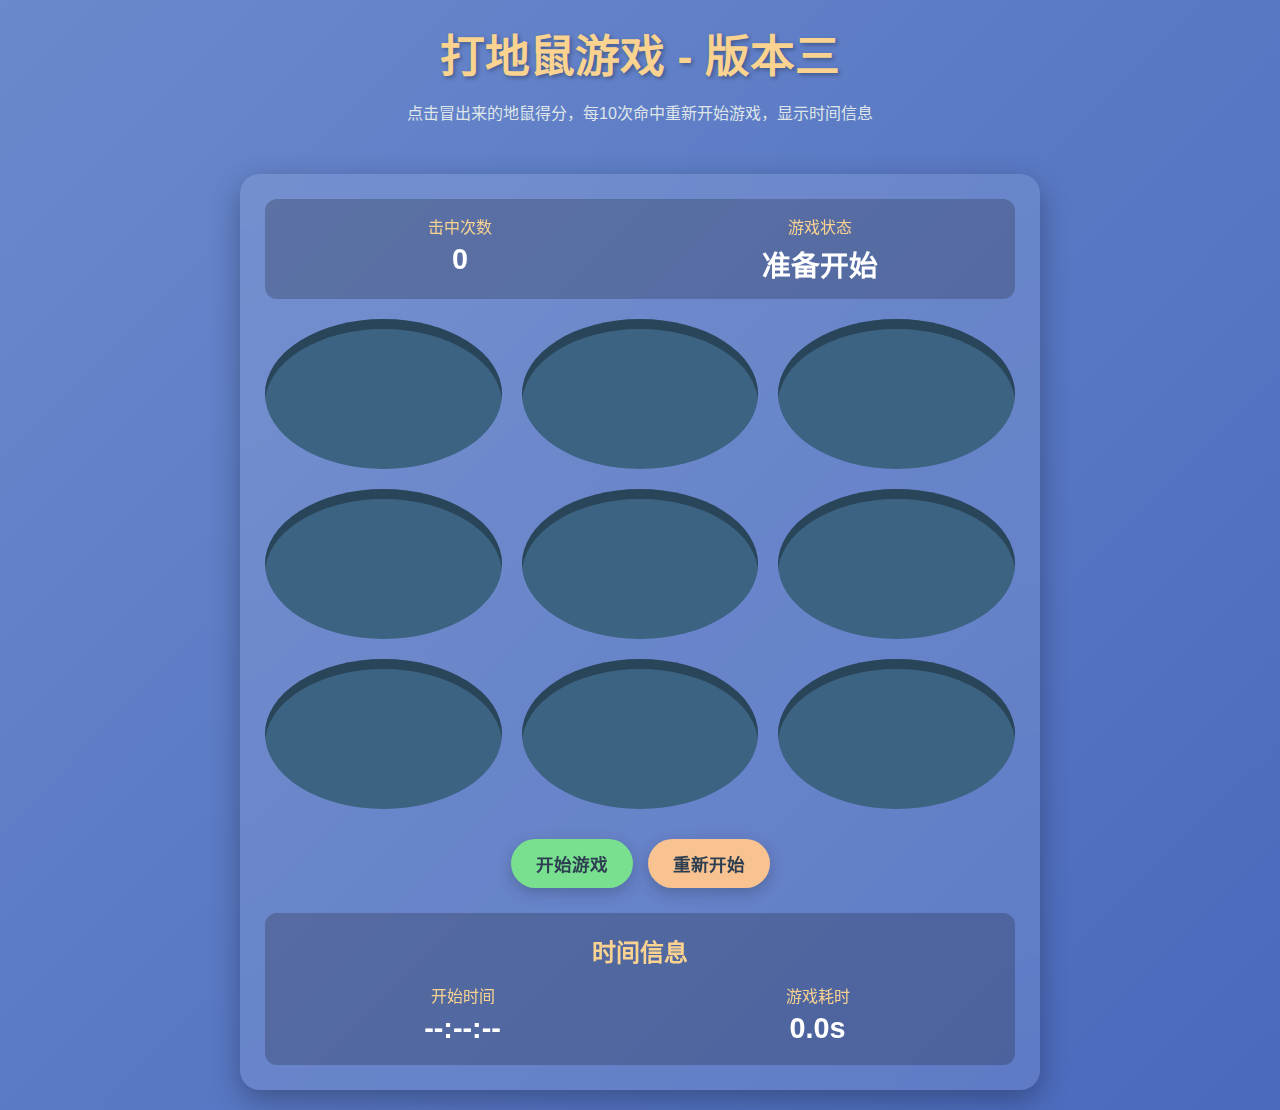
<file: H4 web-of-game-about-hit-rats/index03.html>
<!DOCTYPE html>
<html lang="zh-CN">
<head>
    <meta charset="UTF-8">
    <meta name="viewport" content="width=device-width, initial-scale=1.0">
    <title>打地鼠游戏 - 版本三</title>
    <style>
        * {
            margin: 0;
            padding: 0;
            box-sizing: border-box;
            font-family: 'Arial Rounded MT Bold', 'Microsoft YaHei', sans-serif;
        }
        
        body {
            background: linear-gradient(135deg, #6a89cc, #4a69bd);
            min-height: 100vh;
            display: flex;
            flex-direction: column;
            align-items: center;
            padding: 20px;
            color: #fff;
        }
        
        .container {
            max-width: 800px;
            width: 100%;
            background-color: rgba(255, 255, 255, 0.1);
            border-radius: 20px;
            padding: 25px;
            box-shadow: 0 10px 30px rgba(0, 0, 0, 0.3);
            backdrop-filter: blur(10px);
            margin-top: 20px;
        }
        
        header {
            text-align: center;
            margin-bottom: 30px;
        }
        
        h1 {
            font-size: 2.8rem;
            margin-bottom: 10px;
            text-shadow: 2px 2px 4px rgba(0, 0, 0, 0.3);
            color: #fad390;
        }
        
        .game-info {
            display: flex;
            justify-content: space-between;
            margin-bottom: 20px;
            background-color: rgba(0, 0, 0, 0.2);
            padding: 15px;
            border-radius: 12px;
        }
        
        .info-box {
            text-align: center;
            flex: 1;
        }
        
        .info-label {
            font-size: 1rem;
            color: #fad390;
            margin-bottom: 5px;
        }
        
        .info-value {
            font-size: 1.8rem;
            font-weight: bold;
        }
        
        .game-area {
            display: grid;
            grid-template-columns: repeat(3, 1fr);
            gap: 20px;
            margin-bottom: 30px;
        }
        
        .hole {
            background-color: #3c6382;
            border-radius: 50%;
            height: 150px;
            display: flex;
            justify-content: center;
            align-items: center;
            position: relative;
            overflow: hidden;
            cursor: pointer;
            box-shadow: inset 0 10px 0 rgba(0, 0, 0, 0.3);
            transition: all 0.2s;
        }
        
        .hole:hover {
            transform: scale(1.03);
        }
        
        .hole:active {
            transform: scale(0.98);
        }
        
        .mole {
            width: 100px;
            height: 100px;
            background-image: url('data:image/svg+xml;utf8,<svg xmlns="http://www.w3.org/2000/svg" viewBox="0 0 100 100"><circle cx="50" cy="50" r="45" fill="%238B4513"/><circle cx="35" cy="40" r="8" fill="black"/><circle cx="65" cy="40" r="8" fill="black"/><path d="M40 65 Q50 75 60 65" stroke="black" stroke-width="3" fill="none"/><circle cx="50" cy="30" r="5" fill="pink"/></svg>');
            background-size: contain;
            background-repeat: no-repeat;
            background-position: center;
            position: absolute;
            bottom: -100px;
            transition: bottom 0.3s;
        }
        
        .mole.up {
            bottom: 10px;
        }
        
        .controls {
            display: flex;
            justify-content: center;
            gap: 15px;
            margin-bottom: 25px;
        }
        
        button {
            padding: 12px 25px;
            font-size: 1.1rem;
            border: none;
            border-radius: 50px;
            cursor: pointer;
            font-weight: bold;
            transition: all 0.3s;
            box-shadow: 0 5px 15px rgba(0, 0, 0, 0.2);
        }
        
        #startBtn {
            background-color: #78e08f;
            color: #2c3e50;
        }
        
        #startBtn:hover {
            background-color: #38ada9;
            transform: translateY(-3px);
        }
        
        #resetBtn {
            background-color: #f8c291;
            color: #2c3e50;
        }
        
        #resetBtn:hover {
            background-color: #e55039;
            transform: translateY(-3px);
        }
        
        .time-info {
            background-color: rgba(0, 0, 0, 0.2);
            padding: 20px;
            border-radius: 12px;
            margin-top: 20px;
        }
        
        .time-info h2 {
            text-align: center;
            margin-bottom: 15px;
            color: #fad390;
        }
        
        .time-details {
            display: flex;
            justify-content: space-between;
        }
        
        .time-box {
            text-align: center;
            flex: 1;
        }
        
        .instructions {
            text-align: center;
            margin-top: 15px;
            font-size: 1rem;
            color: #dfe6e9;
        }
        
        @media (max-width: 768px) {
            .game-area {
                grid-template-columns: repeat(2, 1fr);
            }
            
            h1 {
                font-size: 2.2rem;
            }
            
            .time-details {
                flex-direction: column;
                gap: 15px;
            }
        }
        
        @media (max-width: 480px) {
            .game-area {
                grid-template-columns: 1fr;
            }
            
            .hole {
                height: 120px;
            }
        }
    </style>
</head>
<body>
    <header>
        <h1>打地鼠游戏 - 版本三</h1>
        <p class="instructions">点击冒出来的地鼠得分，每10次命中重新开始游戏，显示时间信息</p>
    </header>
    
    <div class="container">
        <div class="game-info">
            <div class="info-box">
                <div class="info-label">击中次数</div>
                <div id="score" class="info-value">0</div>
            </div>
            <div class="info-box">
                <div class="info-label">游戏状态</div>
                <div id="status" class="info-value">准备开始</div>
            </div>
        </div>
        
        <div class="game-area" id="gameArea">
            <!-- 地鼠洞将由JavaScript动态生成 -->
        </div>
        
        <div class="controls">
            <button id="startBtn">开始游戏</button>
            <button id="resetBtn">重新开始</button>
        </div>
        
        <div class="time-info">
            <h2>时间信息</h2>
            <div class="time-details">
                <div class="time-box">
                    <div class="info-label">开始时间</div>
                    <div id="startTime" class="info-value">--:--:--</div>
                </div>
                <div class="time-box">
                    <div class="info-label">游戏耗时</div>
                    <div id="gameTime" class="info-value">0.0s</div>
                </div>
            </div>
        </div>
    </div>

    <script>
        // 游戏状态变量
        let score = 0;
        let gameActive = false;
        let currentMole;
        let startTime;
        let gameTimer;
        
        // DOM元素
        const gameArea = document.getElementById('gameArea');
        const scoreDisplay = document.getElementById('score');
        const statusDisplay = document.getElementById('status');
        const startBtn = document.getElementById('startBtn');
        const resetBtn = document.getElementById('resetBtn');
        const startTimeDisplay = document.getElementById('startTime');
        const gameTimeDisplay = document.getElementById('gameTime');
        
        // 初始化游戏区域
        function initGameArea() {
            gameArea.innerHTML = '';
            for (let i = 0; i < 9; i++) {
                const hole = document.createElement('div');
                hole.className = 'hole';
                hole.innerHTML = '<div class="mole"></div>';
                hole.addEventListener('click', () => hitMole(i));
                gameArea.appendChild(hole);
            }
        }
        
        // 开始游戏
        function startGame() {
            if (gameActive) return;
            
            gameActive = true;
            score = 0;
            scoreDisplay.textContent = score;
            statusDisplay.textContent = '游戏中';
            
            // 记录开始时间
            startTime = new Date();
            updateStartTimeDisplay();
            
            // 开始计时
            startGameTimer();
            
            // 开始出现地鼠
            showRandomMole();
            
            // 更新按钮状态
            startBtn.disabled = true;
            startBtn.textContent = '游戏中...';
        }
        
        // 重新开始游戏
        function resetGame() {
            gameActive = false;
            clearInterval(gameTimer);
            score = 0;
            scoreDisplay.textContent = score;
            statusDisplay.textContent = '准备开始';
            gameTimeDisplay.textContent = '0.0s';
            startTimeDisplay.textContent = '--:--:--';
            
            // 隐藏所有地鼠
            const moles = document.querySelectorAll('.mole');
            moles.forEach(mole => mole.classList.remove('up'));
            
            // 更新按钮状态
            startBtn.disabled = false;
            startBtn.textContent = '开始游戏';
        }
        
        // 更新开始时间显示
        function updateStartTimeDisplay() {
            const hours = String(startTime.getHours()).padStart(2, '0');
            const minutes = String(startTime.getMinutes()).padStart(2, '0');
            const seconds = String(startTime.getSeconds()).padStart(2, '0');
            startTimeDisplay.textContent = `${hours}:${minutes}:${seconds}`;
        }
        
        // 开始游戏计时器
        function startGameTimer() {
            clearInterval(gameTimer);
            gameTimer = setInterval(() => {
                if (!gameActive) return;
                
                const currentTime = new Date();
                const elapsedTime = (currentTime - startTime) / 1000;
                gameTimeDisplay.textContent = elapsedTime.toFixed(1) + 's';
                
                // 检查是否达到10次命中
                if (score >= 10) {
                    endGame();
                }
            }, 100);
        }
        
        // 显示随机地鼠
        function showRandomMole() {
            if (!gameActive) return;
            
            // 隐藏当前地鼠
            if (currentMole !== undefined) {
                const currentHole = document.querySelectorAll('.hole')[currentMole];
                currentHole.querySelector('.mole').classList.remove('up');
            }
            
            // 随机选择一个新的地鼠洞
            const randomIndex = Math.floor(Math.random() * 9);
            const hole = document.querySelectorAll('.hole')[randomIndex];
            hole.querySelector('.mole').classList.add('up');
            currentMole = randomIndex;
            
            // 设置下一次地鼠出现的时间
            const nextShowTime = Math.random() * 1500 + 500; // 0.5-2秒
            setTimeout(showRandomMole, nextShowTime);
        }
        
        // 击中地鼠
        function hitMole(index) {
            if (!gameActive) return;
            
            const hole = document.querySelectorAll('.hole')[index];
            const mole = hole.querySelector('.mole');
            
            // 检查是否击中了地鼠
            if (mole.classList.contains('up') && index === currentMole) {
                // 增加分数
                score++;
                scoreDisplay.textContent = score;
                
                // 隐藏地鼠
                mole.classList.remove('up');
                
                // 添加击中效果
                hole.style.backgroundColor = '#e55039';
                setTimeout(() => {
                    hole.style.backgroundColor = '#3c6382';
                }, 200);
                
                // 检查是否达到10次命中
                if (score >= 10) {
                    endGame();
                }
            }
        }
        
        // 结束游戏
        function endGame() {
            if (!gameActive) return;
            
            gameActive = false;
            clearInterval(gameTimer);
            
            // 计算最终时间
            const endTime = new Date();
            const elapsedTime = (endTime - startTime) / 1000;
            
            // 更新状态
            statusDisplay.textContent = '游戏结束';
            
            // 更新按钮状态
            startBtn.disabled = false;
            startBtn.textContent = '开始游戏';
            
            // 隐藏所有地鼠
            const moles = document.querySelectorAll('.mole');
            moles.forEach(mole => mole.classList.remove('up'));
            
            // 显示游戏结果
            alert(`恭喜！你击中了${score}只地鼠，用时${elapsedTime.toFixed(1)}秒！游戏将重新开始。`);
            
            // 短暂延迟后重新开始游戏
            setTimeout(() => {
                resetGame();
            }, 1000);
        }
        
        // 初始化游戏
        initGameArea();
        
        // 事件监听
        startBtn.addEventListener('click', startGame);
        resetBtn.addEventListener('click', resetGame);
    </script>
</body>
</html>
</file>
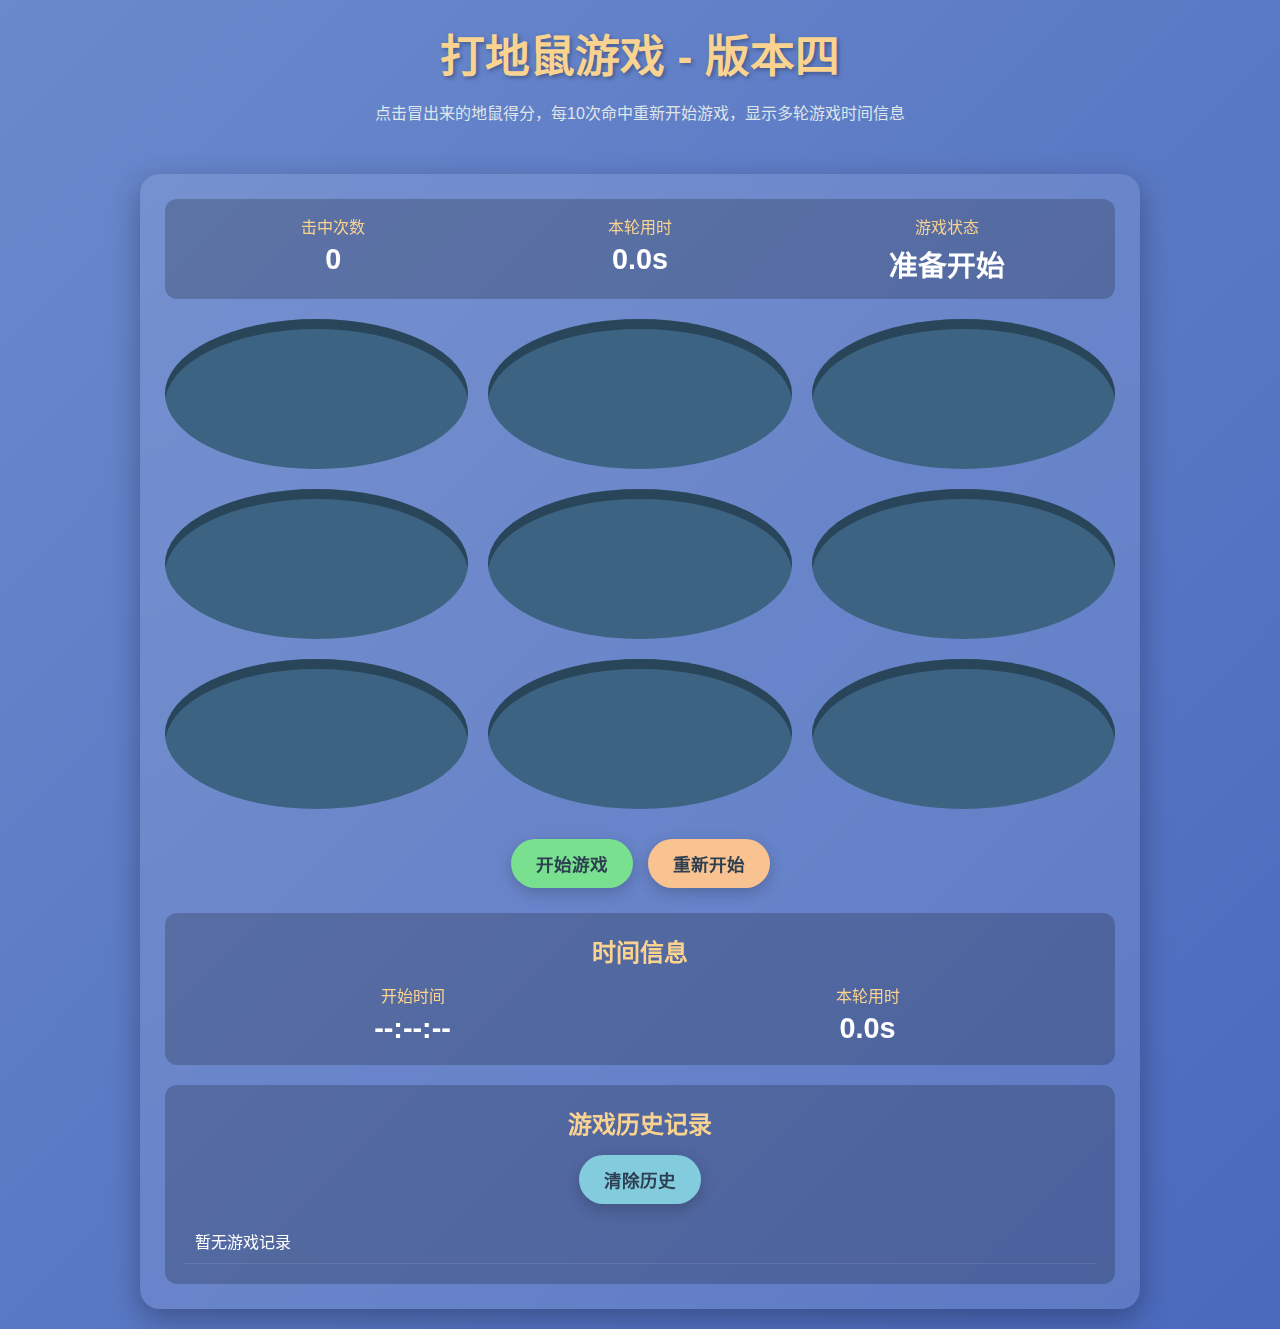
<file: H4 web-of-game-about-hit-rats/index04.html>
<!DOCTYPE html>
<html lang="zh-CN">
<head>
    <meta charset="UTF-8">
    <meta name="viewport" content="width=device-width, initial-scale=1.0">
    <title>打地鼠游戏 - 版本四</title>
    <style>
        * {
            margin: 0;
            padding: 0;
            box-sizing: border-box;
            font-family: 'Arial Rounded MT Bold', 'Microsoft YaHei', sans-serif;
        }
        
        body {
            background: linear-gradient(135deg, #6a89cc, #4a69bd);
            min-height: 100vh;
            display: flex;
            flex-direction: column;
            align-items: center;
            padding: 20px;
            color: #fff;
        }
        
        .container {
            max-width: 1000px;
            width: 100%;
            background-color: rgba(255, 255, 255, 0.1);
            border-radius: 20px;
            padding: 25px;
            box-shadow: 0 10px 30px rgba(0, 0, 0, 0.3);
            backdrop-filter: blur(10px);
            margin-top: 20px;
        }
        
        header {
            text-align: center;
            margin-bottom: 30px;
        }
        
        h1 {
            font-size: 2.8rem;
            margin-bottom: 10px;
            text-shadow: 2px 2px 4px rgba(0, 0, 0, 0.3);
            color: #fad390;
        }
        
        .game-info {
            display: flex;
            justify-content: space-between;
            margin-bottom: 20px;
            background-color: rgba(0, 0, 0, 0.2);
            padding: 15px;
            border-radius: 12px;
        }
        
        .info-box {
            text-align: center;
            flex: 1;
        }
        
        .info-label {
            font-size: 1rem;
            color: #fad390;
            margin-bottom: 5px;
        }
        
        .info-value {
            font-size: 1.8rem;
            font-weight: bold;
        }
        
        .game-area {
            display: grid;
            grid-template-columns: repeat(3, 1fr);
            gap: 20px;
            margin-bottom: 30px;
        }
        
        .hole {
            background-color: #3c6382;
            border-radius: 50%;
            height: 150px;
            display: flex;
            justify-content: center;
            align-items: center;
            position: relative;
            overflow: hidden;
            cursor: pointer;
            box-shadow: inset 0 10px 0 rgba(0, 0, 0, 0.3);
            transition: all 0.2s;
        }
        
        .hole:hover {
            transform: scale(1.03);
        }
        
        .hole:active {
            transform: scale(0.98);
        }
        
        .mole {
            width: 100px;
            height: 100px;
            background-image: url('data:image/svg+xml;utf8,<svg xmlns="http://www.w3.org/2000/svg" viewBox="0 0 100 100"><circle cx="50" cy="50" r="45" fill="%238B4513"/><circle cx="35" cy="40" r="8" fill="black"/><circle cx="65" cy="40" r="8" fill="black"/><path d="M40 65 Q50 75 60 65" stroke="black" stroke-width="3" fill="none"/><circle cx="50" cy="30" r="5" fill="pink"/></svg>');
            background-size: contain;
            background-repeat: no-repeat;
            background-position: center;
            position: absolute;
            bottom: -100px;
            transition: bottom 0.3s;
        }
        
        .mole.up {
            bottom: 10px;
        }
        
        .controls {
            display: flex;
            justify-content: center;
            gap: 15px;
            margin-bottom: 25px;
        }
        
        button {
            padding: 12px 25px;
            font-size: 1.1rem;
            border: none;
            border-radius: 50px;
            cursor: pointer;
            font-weight: bold;
            transition: all 0.3s;
            box-shadow: 0 5px 15px rgba(0, 0, 0, 0.2);
        }
        
        #startBtn {
            background-color: #78e08f;
            color: #2c3e50;
        }
        
        #startBtn:hover {
            background-color: #38ada9;
            transform: translateY(-3px);
        }
        
        #resetBtn {
            background-color: #f8c291;
            color: #2c3e50;
        }
        
        #resetBtn:hover {
            background-color: #e55039;
            transform: translateY(-3px);
        }
        
        #clearHistoryBtn {
            background-color: #82ccdd;
            color: #2c3e50;
        }
        
        #clearHistoryBtn:hover {
            background-color: #60a3bc;
            transform: translateY(-3px);
        }
        
        .time-info {
            background-color: rgba(0, 0, 0, 0.2);
            padding: 20px;
            border-radius: 12px;
            margin-top: 20px;
        }
        
        .time-info h2 {
            text-align: center;
            margin-bottom: 15px;
            color: #fad390;
        }
        
        .time-details {
            display: flex;
            justify-content: space-between;
        }
        
        .time-box {
            text-align: center;
            flex: 1;
        }
        
        .history {
            background-color: rgba(0, 0, 0, 0.2);
            padding: 20px;
            border-radius: 12px;
            margin-top: 20px;
        }
        
        .history h2 {
            text-align: center;
            margin-bottom: 15px;
            color: #fad390;
        }
        
        .history-controls {
            display: flex;
            justify-content: center;
            gap: 10px;
            margin-bottom: 15px;
        }
        
        #historyList {
            list-style-type: none;
            max-height: 200px;
            overflow-y: auto;
        }
        
        #historyList li {
            padding: 10px;
            border-bottom: 1px solid rgba(255, 255, 255, 0.1);
            display: flex;
            justify-content: space-between;
        }
        
        .history-item {
            display: flex;
            justify-content: space-between;
            width: 100%;
        }
        
        .history-date {
            color: #82ccdd;
        }
        
        .history-score {
            color: #78e08f;
        }
        
        .history-time {
            color: #f8c291;
        }
        
        .instructions {
            text-align: center;
            margin-top: 15px;
            font-size: 1rem;
            color: #dfe6e9;
        }
        
        @media (max-width: 768px) {
            .game-area {
                grid-template-columns: repeat(2, 1fr);
            }
            
            h1 {
                font-size: 2.2rem;
            }
            
            .time-details {
                flex-direction: column;
                gap: 15px;
            }
            
            .history-item {
                flex-direction: column;
                gap: 5px;
            }
        }
        
        @media (max-width: 480px) {
            .game-area {
                grid-template-columns: 1fr;
            }
            
            .hole {
                height: 120px;
            }
            
            .controls {
                flex-direction: column;
            }
        }
    </style>
</head>
<body>
    <header>
        <h1>打地鼠游戏 - 版本四</h1>
        <p class="instructions">点击冒出来的地鼠得分，每10次命中重新开始游戏，显示多轮游戏时间信息</p>
    </header>
    
    <div class="container">
        <div class="game-info">
            <div class="info-box">
                <div class="info-label">击中次数</div>
                <div id="score" class="info-value">0</div>
            </div>
            <div class="info-box">
                <div class="info-label">本轮用时</div>
                <div id="gameTime" class="info-value">0.0s</div>
            </div>
            <div class="info-box">
                <div class="info-label">游戏状态</div>
                <div id="status" class="info-value">准备开始</div>
            </div>
        </div>
        
        <div class="game-area" id="gameArea">
            <!-- 地鼠洞将由JavaScript动态生成 -->
        </div>
        
        <div class="controls">
            <button id="startBtn">开始游戏</button>
            <button id="resetBtn">重新开始</button>
        </div>
        
        <div class="time-info">
            <h2>时间信息</h2>
            <div class="time-details">
                <div class="time-box">
                    <div class="info-label">开始时间</div>
                    <div id="startTime" class="info-value">--:--:--</div>
                </div>
                <div class="time-box">
                    <div class="info-label">本轮用时</div>
                    <div id="currentTime" class="info-value">0.0s</div>
                </div>
            </div>
        </div>
        
        <div class="history">
            <h2>游戏历史记录</h2>
            <div class="history-controls">
                <button id="clearHistoryBtn">清除历史</button>
            </div>
            <ul id="historyList">
                <!-- 历史记录将由JavaScript动态生成 -->
            </ul>
        </div>
    </div>

    <script>
        // 游戏状态变量
        let score = 0;
        let gameActive = false;
        let currentMole;
        let startTime;
        let gameTimer;
        let gameHistory = [];
        
        // DOM元素
        const gameArea = document.getElementById('gameArea');
        const scoreDisplay = document.getElementById('score');
        const statusDisplay = document.getElementById('status');
        const startBtn = document.getElementById('startBtn');
        const resetBtn = document.getElementById('resetBtn');
        const clearHistoryBtn = document.getElementById('clearHistoryBtn');
        const startTimeDisplay = document.getElementById('startTime');
        const currentTimeDisplay = document.getElementById('currentTime');
        const gameTimeDisplay = document.getElementById('gameTime');
        const historyList = document.getElementById('historyList');
        
        // 初始化游戏区域
        function initGameArea() {
            gameArea.innerHTML = '';
            for (let i = 0; i < 9; i++) {
                const hole = document.createElement('div');
                hole.className = 'hole';
                hole.innerHTML = '<div class="mole"></div>';
                hole.addEventListener('click', () => hitMole(i));
                gameArea.appendChild(hole);
            }
        }
        
        // 开始游戏
        function startGame() {
            if (gameActive) return;
            
            gameActive = true;
            score = 0;
            scoreDisplay.textContent = score;
            statusDisplay.textContent = '游戏中';
            
            // 记录开始时间
            startTime = new Date();
            updateStartTimeDisplay();
            
            // 开始计时
            startGameTimer();
            
            // 开始出现地鼠
            showRandomMole();
            
            // 更新按钮状态
            startBtn.disabled = true;
            startBtn.textContent = '游戏中...';
        }
        
        // 重新开始游戏
        function resetGame() {
            gameActive = false;
            clearInterval(gameTimer);
            score = 0;
            scoreDisplay.textContent = score;
            statusDisplay.textContent = '准备开始';
            currentTimeDisplay.textContent = '0.0s';
            gameTimeDisplay.textContent = '0.0s';
            startTimeDisplay.textContent = '--:--:--';
            
            // 隐藏所有地鼠
            const moles = document.querySelectorAll('.mole');
            moles.forEach(mole => mole.classList.remove('up'));
            
            // 更新按钮状态
            startBtn.disabled = false;
            startBtn.textContent = '开始游戏';
        }
        
        // 更新开始时间显示
        function updateStartTimeDisplay() {
            const hours = String(startTime.getHours()).padStart(2, '0');
            const minutes = String(startTime.getMinutes()).padStart(2, '0');
            const seconds = String(startTime.getSeconds()).padStart(2, '0');
            startTimeDisplay.textContent = `${hours}:${minutes}:${seconds}`;
        }
        
        // 开始游戏计时器
        function startGameTimer() {
            clearInterval(gameTimer);
            gameTimer = setInterval(() => {
                if (!gameActive) return;
                
                const currentTime = new Date();
                const elapsedTime = (currentTime - startTime) / 1000;
                currentTimeDisplay.textContent = elapsedTime.toFixed(1) + 's';
                gameTimeDisplay.textContent = elapsedTime.toFixed(1) + 's';
                
                // 检查是否达到10次命中
                if (score >= 10) {
                    endGame();
                }
            }, 100);
        }
        
        // 显示随机地鼠
        function showRandomMole() {
            if (!gameActive) return;
            
            // 隐藏当前地鼠
            if (currentMole !== undefined) {
                const currentHole = document.querySelectorAll('.hole')[currentMole];
                currentHole.querySelector('.mole').classList.remove('up');
            }
            
            // 随机选择一个新的地鼠洞
            const randomIndex = Math.floor(Math.random() * 9);
            const hole = document.querySelectorAll('.hole')[randomIndex];
            hole.querySelector('.mole').classList.add('up');
            currentMole = randomIndex;
            
            // 设置下一次地鼠出现的时间
            const nextShowTime = Math.random() * 1500 + 500; // 0.5-2秒
            setTimeout(showRandomMole, nextShowTime);
        }
        
        // 击中地鼠
        function hitMole(index) {
            if (!gameActive) return;
            
            const hole = document.querySelectorAll('.hole')[index];
            const mole = hole.querySelector('.mole');
            
            // 检查是否击中了地鼠
            if (mole.classList.contains('up') && index === currentMole) {
                // 增加分数
                score++;
                scoreDisplay.textContent = score;
                
                // 隐藏地鼠
                mole.classList.remove('up');
                
                // 添加击中效果
                hole.style.backgroundColor = '#e55039';
                setTimeout(() => {
                    hole.style.backgroundColor = '#3c6382';
                }, 200);
                
                // 检查是否达到10次命中
                if (score >= 10) {
                    endGame();
                }
            }
        }
        
        // 结束游戏
        function endGame() {
            if (!gameActive) return;
            
            gameActive = false;
            clearInterval(gameTimer);
            
            // 计算最终时间
            const endTime = new Date();
            const elapsedTime = (endTime - startTime) / 1000;
            
            // 创建游戏记录
            const gameRecord = {
                date: new Date().toLocaleString(),
                score: score,
                time: elapsedTime.toFixed(1)
            };
            
            // 添加到历史记录
            gameHistory.unshift(gameRecord);
            updateHistoryDisplay();
            
            // 更新状态
            statusDisplay.textContent = '游戏结束';
            
            // 更新按钮状态
            startBtn.disabled = false;
            startBtn.textContent = '开始游戏';
            
            // 隐藏所有地鼠
            const moles = document.querySelectorAll('.mole');
            moles.forEach(mole => mole.classList.remove('up'));
            
            // 显示游戏结果
            alert(`恭喜！你击中了${score}只地鼠，用时${elapsedTime.toFixed(1)}秒！游戏将重新开始。`);
            
            // 短暂延迟后重新开始游戏
            setTimeout(() => {
                resetGame();
            }, 1000);
        }
        
        // 更新历史记录显示
        function updateHistoryDisplay() {
            historyList.innerHTML = '';
            
            // 只显示最近10条记录
            const displayHistory = gameHistory.slice(0, 10);
            
            if (displayHistory.length === 0) {
                const li = document.createElement('li');
                li.textContent = '暂无游戏记录';
                li.style.textAlign = 'center';
                historyList.appendChild(li);
                return;
            }
            
            displayHistory.forEach(record => {
                const li = document.createElement('li');
                li.innerHTML = `
                    <div class="history-item">
                        <span class="history-date">${record.date}</span>
                        <span class="history-score">击中: ${record.score}次</span>
                        <span class="history-time">用时: ${record.time}s</span>
                    </div>
                `;
                historyList.appendChild(li);
            });
        }
        
        // 清除历史记录
        function clearHistory() {
            if (confirm('确定要清除所有游戏历史记录吗？')) {
                gameHistory = [];
                updateHistoryDisplay();
            }
        }
        
        // 初始化游戏
        initGameArea();
        updateHistoryDisplay();
        
        // 事件监听
        startBtn.addEventListener('click', startGame);
        resetBtn.addEventListener('click', resetGame);
        clearHistoryBtn.addEventListener('click', clearHistory);
    </script>
</body>
</html>
</file>
<file: H1 web-of-my-hometown/css/style.css>
/* 基础样式 - 标记选择器 */
body {
    font-family: 'Microsoft YaHei', Arial, sans-serif;
    line-height: 1.6;
    margin: 0;
    padding: 0;
    background-color: #f8f9fa;
    color: #333;
}

h1, h2, h3 {
    color: #2c5530;
    margin-bottom: 0.5em;
}

p {
    margin-bottom: 1.2em;
    text-align: justify;
}

a {
    color: #2c5530;
    text-decoration: none;
}

/* 类选择器 */
.container {
    max-width: 1200px;
    margin: 0 auto;
    padding: 0 20px;
}

.header {
    background: linear-gradient(rgba(0,0,0,0.6), rgba(0,0,0,0.6)), 
                url('../media/header-bg.jpg');
    background-size: cover;
    background-position: center;
    color: white;
    text-align: center;
    padding: 100px 0;
    margin-bottom: 30px;
}

.section-title {
    font-size: 2.2em;
    text-align: center;
    margin: 40px 0 30px;
    position: relative;
}

.section-title:after {
    content: '';
    display: block;
    width: 100px;
    height: 3px;
    background: #8b0000;
    margin: 10px auto;
}

.content-section {
    background: white;
    padding: 30px;
    margin-bottom: 30px;
    border-radius: 8px;
    box-shadow: 0 4px 6px rgba(0,0,0,0.1);
}

.image-gallery {
    display: flex;
    flex-wrap: wrap;
    gap: 15px;
    justify-content: center;
    margin: 20px 0;
}

.gallery-item {
    flex: 1 1 300px;
    max-width: 100%;
}

.gallery-item img {
    width: 100%;
    height: 200px;
    object-fit: cover;
    border-radius: 5px;
    transition: transform 0.3s;
}

.gallery-item img:hover {
    transform: scale(1.03);
}

.nav-menu {
    display: flex;
    justify-content: center;
    background: #2c5530;
    padding: 15px 0;
    position: sticky;
    top: 0;
    z-index: 100;
}

.nav-menu a {
    color: white;
    padding: 10px 20px;
    margin: 0 10px;
    border-radius: 4px;
    transition: background 0.3s;
}

.nav-menu a:hover {
    background: #8b0000;
}

/* ID选择器 */
#top {
    position: absolute;
    top: 0;
}

#history {
    background: #f5f5f5;
}

#culture {
    background: linear-gradient(to right, #f5f5f5, #e8f5e8);
}

/* 复合选择器 */
.nav-menu a.external {
    background: #8b0000;
    font-weight: bold;
}

.content-section p:first-of-type {
    font-size: 1.1em;
    font-weight: 500;
}

/* 文字样式类 - 至少5个 */
.intro-text {
    font-size: 1.15em;
    line-height: 1.8;
    color: #2c5530;
    font-style: italic;
    text-indent: 2em;
}

.highlight-text {
    background-color: #e8f5e8;
    border-left: 4px solid #2c5530;
    padding: 15px;
    margin: 20px 0;
    font-weight: bold;
}

.quote-text {
    font-family: 'KaiTi', '楷体', serif;
    font-size: 1.1em;
    color: #666;
    text-align: center;
    font-style: italic;
    margin: 25px 0;
    padding: 15px;
    border-top: 1px dashed #8b0000;
    border-bottom: 1px dashed #8b0000;
}

.fact-text {
    background: #8b0000;
    color: white;
    padding: 10px 15px;
    border-radius: 5px;
    font-weight: bold;
    display: inline-block;
    margin: 10px 0;
}

.caption-text {
    font-size: 0.9em;
    color: #666;
    text-align: center;
    font-style: italic;
    margin-top: 5px;
}

/* 层叠性演示 */
.section-title {
    color: #2c5530;
}

#culture .section-title {
    color: #8b0000; /* 这个会覆盖上面的样式 */
}

.special-title {
    color: #5a3921 !important; /* 使用important演示层叠性 */
}

/* 响应式设计 */
@media (max-width: 768px) {
    .nav-menu {
        flex-direction: column;
        align-items: center;
    }
    
    .nav-menu a {
        margin: 5px 0;
        width: 80%;
        text-align: center;
    }
    
    .header {
        padding: 60px 0;
    }
    
    .section-title {
        font-size: 1.8em;
    }
}

footer {
    background: #2c5530;
    color: white;
    text-align: center;
    padding: 30px 0;
    margin-top: 40px;
}

.back-to-top {
    display: inline-block;
    background: #8b0000;
    color: white;
    padding: 10px 20px;
    border-radius: 4px;
    margin-top: 15px;
}

.video-container {
    background: #f0f0f0;
    padding: 30px;
    text-align: center;
    margin: 20px 0;
    border-radius: 8px;
}

.placeholder-video {
    font-style: italic;
    color: #666;
}

/* 图片占位符样式 - 在没有实际图片时使用 */
.gallery-item img[src*=".jpg"] {
    border: 2px dashed #ccc;
    background: #f9f9f9;
    display: flex;
    align-items: center;
    justify-content: center;
    color: #999;
    font-size: 14px;
}
</file>
<file: H3 web-of-traditional-chinese-culture/style.css>
body {
  background-color: #fdf6e3;
  font-family: "Microsoft YaHei", sans-serif;
  color: #333;
  padding: 40px;
}

h1 {
  color: #b22222;
  text-align: center;
}

p {
  font-size: 18px;
  line-height: 1.6;
  margin: 20px 0;
}

img {
  display: block;
  margin: 30px auto;
  max-width: 500px;
  border: 5px solid #b22222;
  border-radius: 10px;
}
</file>
